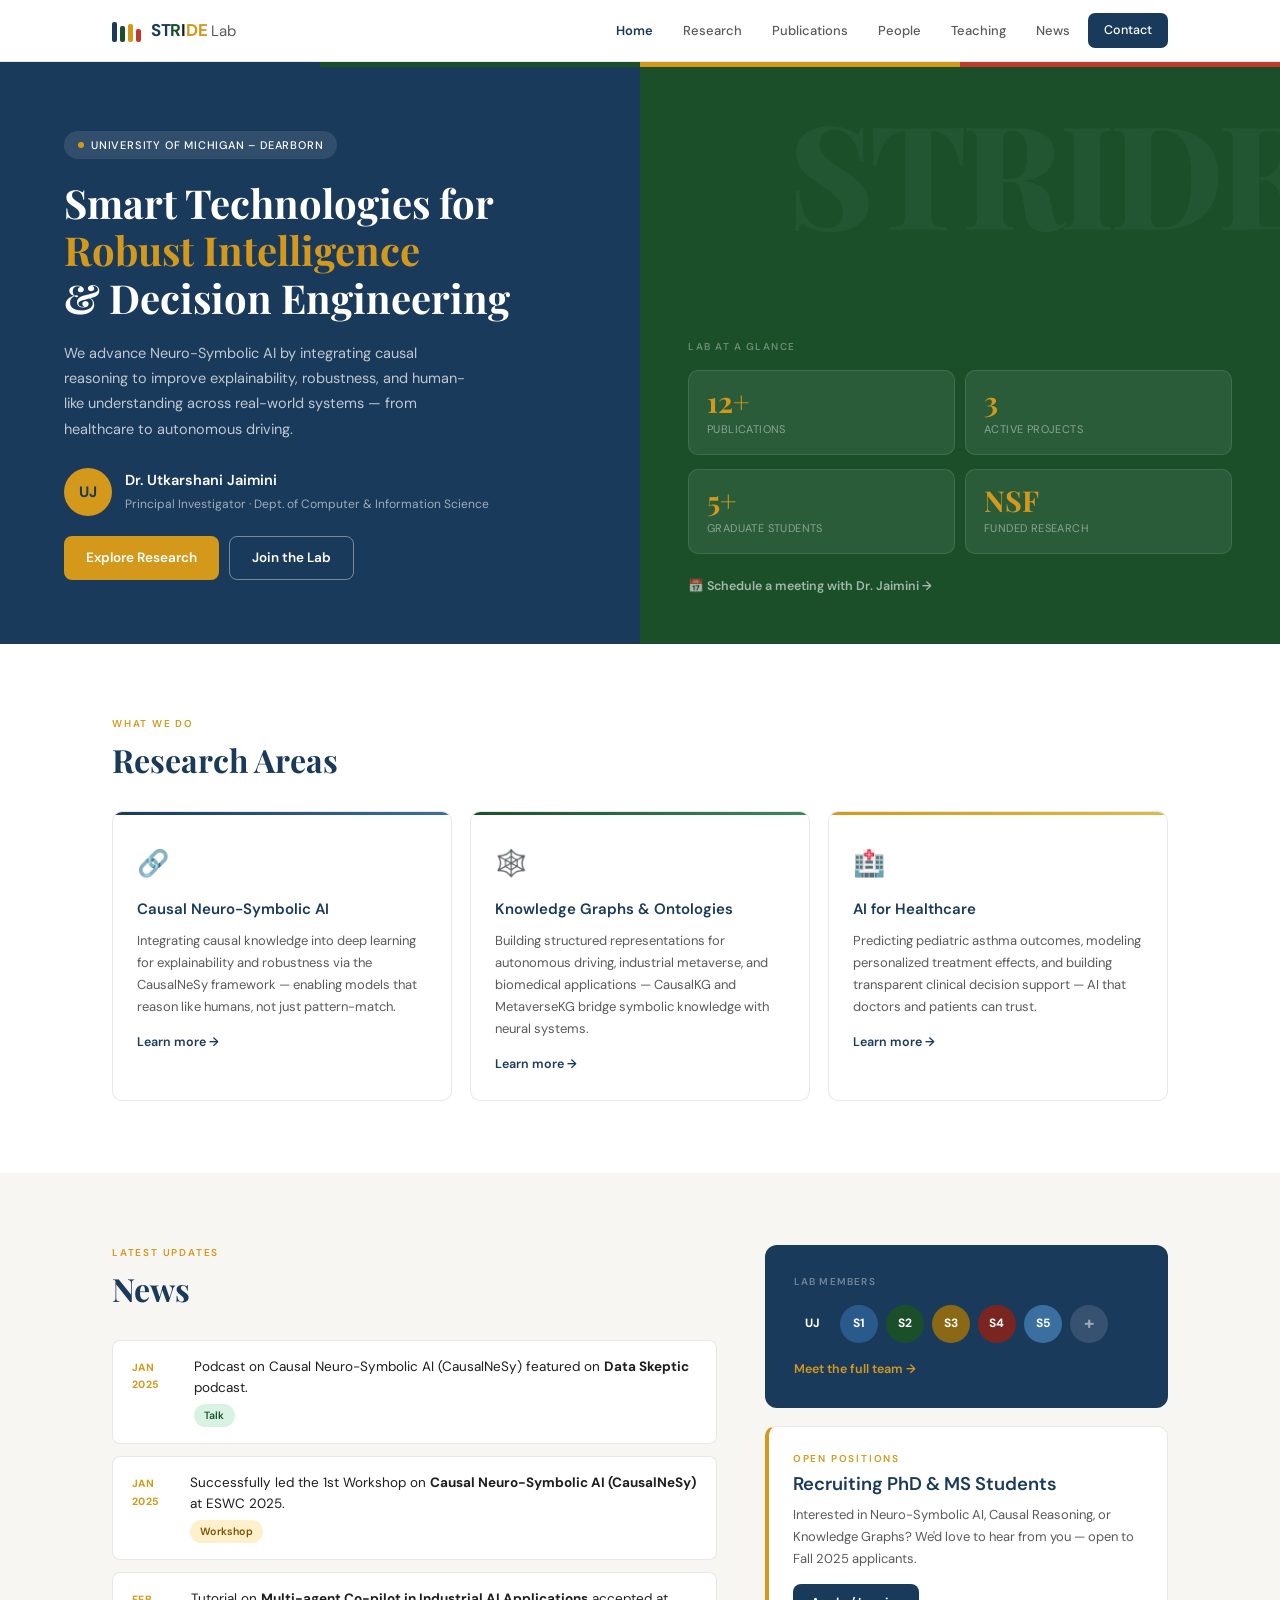
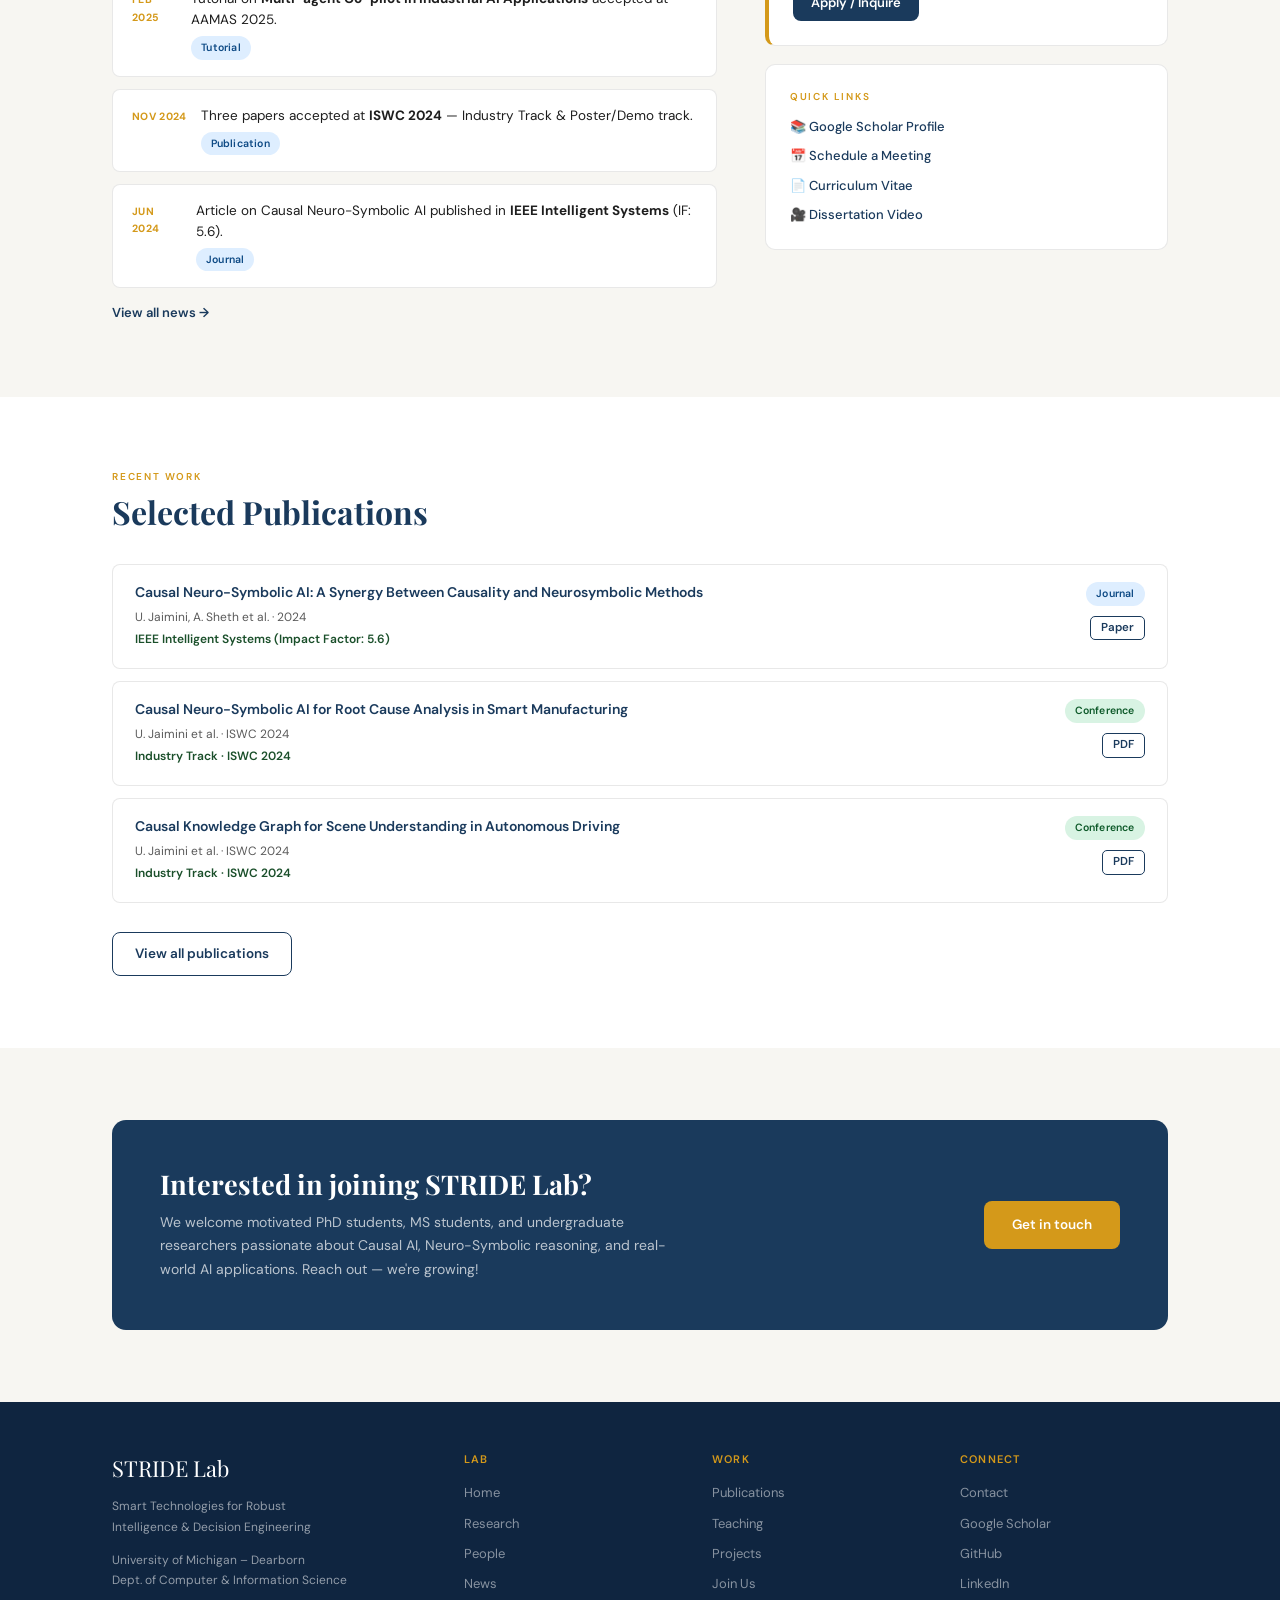
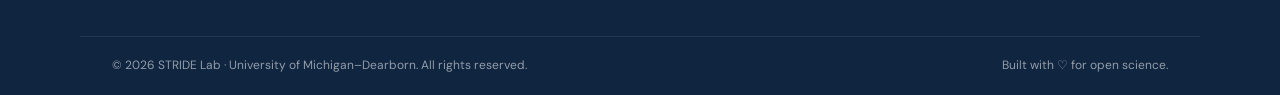
<file: index.html>
<!DOCTYPE html>
<html lang="en">
<head>
  <meta charset="UTF-8" />
  <meta name="viewport" content="width=device-width, initial-scale=1.0" />
  <title>STRIDE Lab – University of Michigan-Dearborn</title>
  <meta name="description" content="Smart Technologies for Robust Intelligence &amp; Decision Engineering. Neuro-Symbolic AI research lab at University of Michigan-Dearborn." />
  <link rel="stylesheet" href="css/style.css" />
  <link rel="icon" href="assets/favicon.png" type="image/png" />
</head>
<body>

<div id="nav-placeholder"></div>
<div id="stripe-placeholder"></div>

<!-- ── HERO ── -->
<section class="hero">
  <div class="hero-left">
    <div class="hero-tag">
      <div class="hero-tag-dot"></div>
      University of Michigan – Dearborn
    </div>
    <h1 class="hero-h1">
      Smart Technologies for<br>
      <span>Robust Intelligence</span><br>
      &amp; Decision Engineering
    </h1>
    <p class="hero-sub">
      We advance Neuro-Symbolic AI by integrating causal reasoning to improve
      explainability, robustness, and human-like understanding across
      real-world systems — from healthcare to autonomous driving.
    </p>
    <div class="hero-pi">
      <div class="hero-pi-avatar">UJ</div>
      <div>
        <div class="hero-pi-name">Dr. Utkarshani Jaimini</div>
        <div class="hero-pi-role">Principal Investigator · Dept. of Computer &amp; Information Science</div>
      </div>
    </div>
    <div class="hero-actions">
      <a href="research.html" class="btn btn-gold">Explore Research</a>
      <a href="people.html#join" class="btn btn-outline" style="color:#fff;border-color:rgba(255,255,255,0.4);">Join the Lab</a>
    </div>
  </div>
  <div class="hero-right">
    <div class="hero-right-label">Lab at a glance</div>
    <div class="stat-row">
      <div class="stat-card"><div class="num">12+</div><div class="lbl">Publications</div></div>
      <div class="stat-card"><div class="num">3</div><div class="lbl">Active Projects</div></div>
    </div>
    <div class="stat-row">
      <div class="stat-card"><div class="num">5+</div><div class="lbl">Graduate Students</div></div>
      <div class="stat-card"><div class="num">NSF</div><div class="lbl">Funded Research</div></div>
    </div>
    <a href="https://calendar.app.google/fCMfwbvf52rAZshK8" target="_blank"
       style="margin-top:8px;display:inline-block;font-size:12.5px;font-weight:600;color:rgba(255,255,255,0.6);transition:color .2s;"
       onmouseover="this.style.color='#d4991a'" onmouseout="this.style.color='rgba(255,255,255,0.6)'">
      📅 Schedule a meeting with Dr. Jaimini →
    </a>
  </div>
</section>

<!-- ── RESEARCH PILLARS ── -->
<section class="section" style="background:#fff;">
  <div class="container">
    <div class="section-label">What we do</div>
    <h2 class="section-title">Research Areas</h2>
    <div class="pillars-grid">

      <div class="card pillar">
        <div class="pillar-accent" style="background:linear-gradient(90deg,#1a3a5c,#3a6fa0)"></div>
        <div class="pillar-icon">🔗</div>
        <div class="pillar-title">Causal Neuro-Symbolic AI</div>
        <p class="pillar-desc">
          Integrating causal knowledge into deep learning for explainability
          and robustness via the CausalNeSy framework — enabling models that
          reason like humans, not just pattern-match.
        </p>
        <a href="research.html#causalnesy" class="pillar-link">Learn more →</a>
      </div>

      <div class="card pillar">
        <div class="pillar-accent" style="background:linear-gradient(90deg,#1a4f2a,#3a8a5a)"></div>
        <div class="pillar-icon">🕸️</div>
        <div class="pillar-title">Knowledge Graphs &amp; Ontologies</div>
        <p class="pillar-desc">
          Building structured representations for autonomous driving,
          industrial metaverse, and biomedical applications — CausalKG and
          MetaverseKG bridge symbolic knowledge with neural systems.
        </p>
        <a href="research.html#kg" class="pillar-link">Learn more →</a>
      </div>

      <div class="card pillar">
        <div class="pillar-accent" style="background:linear-gradient(90deg,#d4991a,#e0b84a)"></div>
        <div class="pillar-icon">🏥</div>
        <div class="pillar-title">AI for Healthcare</div>
        <p class="pillar-desc">
          Predicting pediatric asthma outcomes, modeling personalized
          treatment effects, and building transparent clinical decision
          support — AI that doctors and patients can trust.
        </p>
        <a href="research.html#health" class="pillar-link">Learn more →</a>
      </div>

    </div>
  </div>
</section>

<!-- ── NEWS + SIDEBAR ── -->
<section class="section" style="background:var(--light);">
  <div class="container">
    <div class="news-grid">
      <!-- News feed -->
      <div>
        <div class="section-label">Latest updates</div>
        <h2 class="section-title">News</h2>
        <div class="news-list">
          <div class="news-item">
            <div class="news-date">Jan 2025</div>
            <div>
              <div class="news-text">Podcast on Causal Neuro-Symbolic AI (CausalNeSy) featured on <strong>Data Skeptic</strong> podcast.</div>
              <span class="badge badge-green" style="margin-top:5px;">Talk</span>
            </div>
          </div>
          <div class="news-item">
            <div class="news-date">Jan 2025</div>
            <div>
              <div class="news-text">Successfully led the 1st Workshop on <strong>Causal Neuro-Symbolic AI (CausalNeSy)</strong> at ESWC 2025.</div>
              <span class="badge badge-gold" style="margin-top:5px;">Workshop</span>
            </div>
          </div>
          <div class="news-item">
            <div class="news-date">Feb 2025</div>
            <div>
              <div class="news-text">Tutorial on <strong>Multi-agent Co-pilot in Industrial AI Applications</strong> accepted at AAMAS 2025.</div>
              <span class="badge badge-blue" style="margin-top:5px;">Tutorial</span>
            </div>
          </div>
          <div class="news-item">
            <div class="news-date">Nov 2024</div>
            <div>
              <div class="news-text">Three papers accepted at <strong>ISWC 2024</strong> — Industry Track &amp; Poster/Demo track.</div>
              <span class="badge badge-blue" style="margin-top:5px;">Publication</span>
            </div>
          </div>
          <div class="news-item">
            <div class="news-date">Jun 2024</div>
            <div>
              <div class="news-text">Article on Causal Neuro-Symbolic AI published in <strong>IEEE Intelligent Systems</strong> (IF: 5.6).</div>
              <span class="badge badge-blue" style="margin-top:5px;">Journal</span>
            </div>
          </div>
        </div>
        <a href="news.html" class="news-more">View all news →</a>
      </div>

      <!-- Sidebar -->
      <div style="display:flex;flex-direction:column;gap:18px;">
        <!-- People widget -->
        <div class="people-widget">
          <div class="people-widget-label">Lab Members</div>
          <div class="avatar-row">
            <div class="avatar-chip" style="background:#1a3a5c;" title="Dr. Utkarshani Jaimini – PI">UJ</div>
            <div class="avatar-chip" style="background:#2a5a8c;" title="PhD Student">S1</div>
            <div class="avatar-chip" style="background:#1a4f2a;" title="PhD Student">S2</div>
            <div class="avatar-chip" style="background:#8b6914;" title="MS Student">S3</div>
            <div class="avatar-chip" style="background:#7a2520;" title="MS Student">S4</div>
            <div class="avatar-chip" style="background:#3a6fa0;" title="Undergrad">S5</div>
            <div class="avatar-chip" style="background:rgba(255,255,255,0.12);font-size:18px;color:rgba(255,255,255,0.5);" title="Join Us!">+</div>
          </div>
          <a href="people.html">Meet the full team →</a>
        </div>

        <!-- Recruiting -->
        <div class="card" style="border-left:4px solid var(--gold);">
          <div class="section-label" style="margin-bottom:6px;">Open positions</div>
          <h3 style="color:var(--navy);margin-bottom:8px;">Recruiting PhD &amp; MS Students</h3>
          <p style="font-size:13px;color:var(--muted);line-height:1.7;margin-bottom:14px;">
            Interested in Neuro-Symbolic AI, Causal Reasoning, or Knowledge
            Graphs? We'd love to hear from you — open to Fall 2025 applicants.
          </p>
          <a href="contact.html" class="btn btn-primary" style="font-size:13px;padding:8px 18px;">Apply / Inquire</a>
        </div>

        <!-- Quick links -->
        <div class="card">
          <div class="section-label" style="margin-bottom:10px;">Quick links</div>
          <div style="display:flex;flex-direction:column;gap:8px;">
            <a href="https://scholar.google.com" target="_blank" style="font-size:13px;color:var(--navy);font-weight:500;">📚 Google Scholar Profile</a>
            <a href="https://calendar.app.google/fCMfwbvf52rAZshK8" target="_blank" style="font-size:13px;color:var(--navy);font-weight:500;">📅 Schedule a Meeting</a>
            <a href="assets/cv.pdf" target="_blank" style="font-size:13px;color:var(--navy);font-weight:500;">📄 Curriculum Vitae</a>
            <a href="https://youtu.be/xW50jOdTOAA" target="_blank" style="font-size:13px;color:var(--navy);font-weight:500;">🎥 Dissertation Video</a>
          </div>
        </div>
      </div>
    </div>
  </div>
</section>

<!-- ── SELECTED PUBLICATIONS ── -->
<section class="section" style="background:#fff;">
  <div class="container">
    <div class="section-label">Recent work</div>
    <h2 class="section-title">Selected Publications</h2>
    <div class="pub-list">

      <div class="pub-item">
        <div>
          <div class="pub-title">Causal Neuro-Symbolic AI: A Synergy Between Causality and Neurosymbolic Methods</div>
          <div class="pub-authors">U. Jaimini, A. Sheth et al. · 2024</div>
          <div class="pub-venue">IEEE Intelligent Systems (Impact Factor: 5.6)</div>
        </div>
        <div class="pub-right">
          <span class="badge badge-blue">Journal</span>
          <div class="pub-links">
            <a href="https://ieeexplore.ieee.org/document/10570374" target="_blank">Paper</a>
          </div>
        </div>
      </div>

      <div class="pub-item">
        <div>
          <div class="pub-title">Causal Neuro-Symbolic AI for Root Cause Analysis in Smart Manufacturing</div>
          <div class="pub-authors">U. Jaimini et al. · ISWC 2024</div>
          <div class="pub-venue">Industry Track · ISWC 2024</div>
        </div>
        <div class="pub-right">
          <span class="badge badge-green">Conference</span>
          <div class="pub-links">
            <a href="https://ceur-ws.org/Vol-3828/paper45.pdf" target="_blank">PDF</a>
          </div>
        </div>
      </div>

      <div class="pub-item">
        <div>
          <div class="pub-title">Causal Knowledge Graph for Scene Understanding in Autonomous Driving</div>
          <div class="pub-authors">U. Jaimini et al. · ISWC 2024</div>
          <div class="pub-venue">Industry Track · ISWC 2024</div>
        </div>
        <div class="pub-right">
          <span class="badge badge-green">Conference</span>
          <div class="pub-links">
            <a href="https://ceur-ws.org/Vol-3828/paper43.pdf" target="_blank">PDF</a>
          </div>
        </div>
      </div>

    </div>
    <div style="margin-top:1.8rem;">
      <a href="publications.html" class="btn btn-outline">View all publications</a>
    </div>
  </div>
</section>

<!-- ── JOIN CTA ── -->
<section class="section" style="background:var(--light);">
  <div class="container">
    <div class="join-box">
      <div>
        <h2>Interested in joining STRIDE Lab?</h2>
        <p>
          We welcome motivated PhD students, MS students, and undergraduate
          researchers passionate about Causal AI, Neuro-Symbolic reasoning,
          and real-world AI applications. Reach out — we're growing!
        </p>
      </div>
      <a href="contact.html" class="btn btn-gold">Get in touch</a>
    </div>
  </div>
</section>

<div id="footer-placeholder"></div>
<script src="js/components.js"></script>
<script>
  renderNav('Home');
  renderStripe();
  renderFooter();
</script>
</body>
</html>
</file>
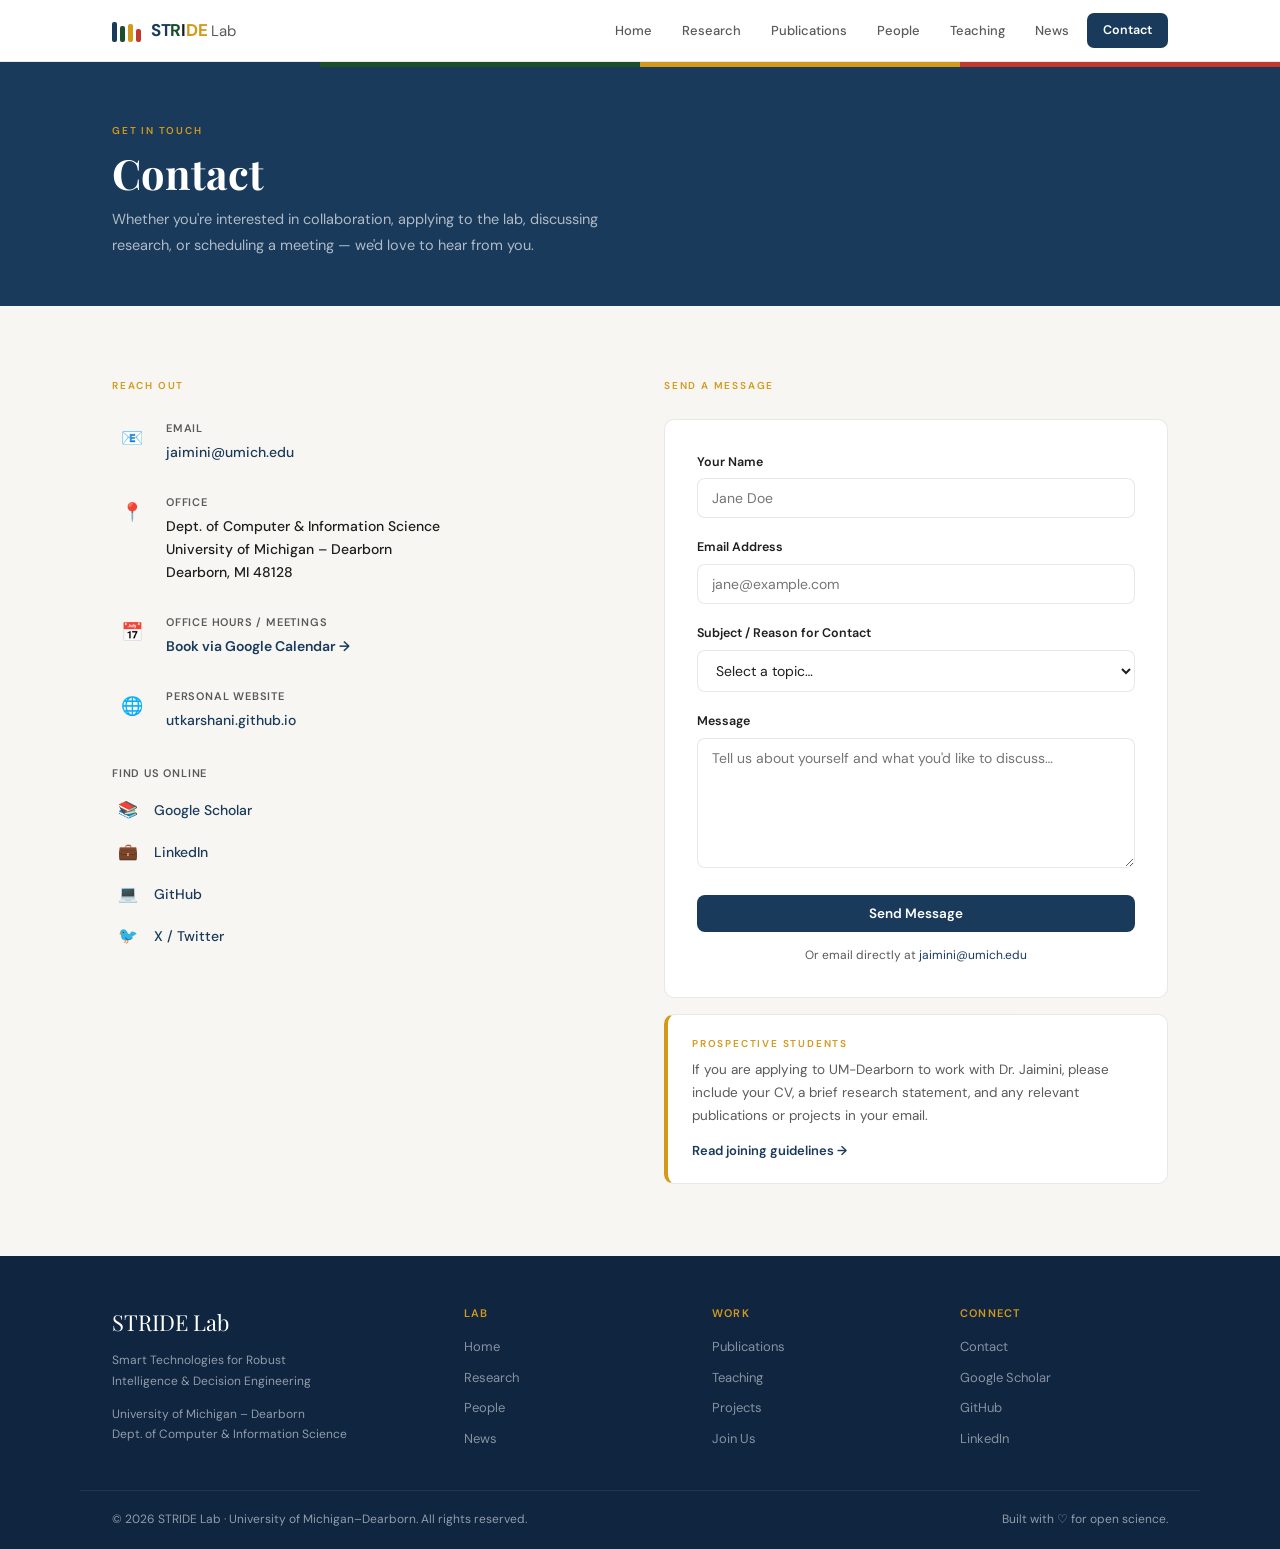
<file: contact.html>
<!DOCTYPE html>
<html lang="en">
<head>
  <meta charset="UTF-8" />
  <meta name="viewport" content="width=device-width, initial-scale=1.0" />
  <title>Contact – STRIDE Lab</title>
  <link rel="stylesheet" href="css/style.css" />
</head>
<body>

<div id="nav-placeholder"></div>
<div class="stripe">
  <div style="background:#1a3a5c"></div><div style="background:#1a4f2a"></div>
  <div style="background:#d4991a"></div><div style="background:#c0392b"></div>
</div>

<section style="background:var(--navy);padding:3.5rem 0 3rem;">
  <div class="container">
    <div class="section-label" style="color:var(--gold);">Get in touch</div>
    <h1 style="color:#fff;margin-bottom:10px;">Contact</h1>
    <p style="color:rgba(255,255,255,0.65);max-width:500px;font-size:14.5px;line-height:1.75;">
      Whether you're interested in collaboration, applying to the lab,
      discussing research, or scheduling a meeting — we'd love to hear from you.
    </p>
  </div>
</section>

<section class="section" style="background:var(--light);">
  <div class="container">
    <div class="contact-grid">

      <!-- Contact Info -->
      <div>
        <div class="section-label" style="margin-bottom:1.5rem;">Reach out</div>

        <div class="contact-info-item">
          <div class="contact-icon">📧</div>
          <div>
            <div class="contact-label">Email</div>
            <div class="contact-value">
              <a href="mailto:jaimini@umich.edu" style="color:var(--navy);">jaimini@umich.edu</a>
            </div>
          </div>
        </div>

        <div class="contact-info-item">
          <div class="contact-icon">📍</div>
          <div>
            <div class="contact-label">Office</div>
            <div class="contact-value">
              Dept. of Computer &amp; Information Science<br>
              University of Michigan – Dearborn<br>
              Dearborn, MI 48128
            </div>
          </div>
        </div>

        <div class="contact-info-item">
          <div class="contact-icon">📅</div>
          <div>
            <div class="contact-label">Office Hours / Meetings</div>
            <div class="contact-value">
              <a href="https://calendar.app.google/fCMfwbvf52rAZshK8" target="_blank"
                 style="color:var(--navy);font-weight:600;">
                Book via Google Calendar →
              </a>
            </div>
          </div>
        </div>

        <div class="contact-info-item">
          <div class="contact-icon">🌐</div>
          <div>
            <div class="contact-label">Personal Website</div>
            <div class="contact-value">
              <a href="https://utkarshani.github.io/" target="_blank" style="color:var(--navy);">utkarshani.github.io</a>
            </div>
          </div>
        </div>

        <!-- Social links -->
        <div style="margin-top:2rem;">
          <div class="contact-label" style="margin-bottom:12px;">Find us online</div>
          <div style="display:flex;flex-direction:column;gap:10px;">
            <a href="https://scholar.google.com" target="_blank"
               style="display:flex;align-items:center;gap:10px;font-size:14px;color:var(--navy);font-weight:500;text-decoration:none;">
              <span style="width:32px;height:32px;background:var(--light);border-radius:8px;display:flex;align-items:center;justify-content:center;font-size:16px;">📚</span>
              Google Scholar
            </a>
            <a href="https://linkedin.com" target="_blank"
               style="display:flex;align-items:center;gap:10px;font-size:14px;color:var(--navy);font-weight:500;text-decoration:none;">
              <span style="width:32px;height:32px;background:var(--light);border-radius:8px;display:flex;align-items:center;justify-content:center;font-size:16px;">💼</span>
              LinkedIn
            </a>
            <a href="https://github.com" target="_blank"
               style="display:flex;align-items:center;gap:10px;font-size:14px;color:var(--navy);font-weight:500;text-decoration:none;">
              <span style="width:32px;height:32px;background:var(--light);border-radius:8px;display:flex;align-items:center;justify-content:center;font-size:16px;">💻</span>
              GitHub
            </a>
            <a href="https://twitter.com" target="_blank"
               style="display:flex;align-items:center;gap:10px;font-size:14px;color:var(--navy);font-weight:500;text-decoration:none;">
              <span style="width:32px;height:32px;background:var(--light);border-radius:8px;display:flex;align-items:center;justify-content:center;font-size:16px;">🐦</span>
              X / Twitter
            </a>
          </div>
        </div>
      </div>

      <!-- Contact Form -->
      <div>
        <div class="section-label" style="margin-bottom:1.5rem;">Send a message</div>
        <div class="card" style="padding:2rem;">
          <form id="contact-form" onsubmit="handleSubmit(event)">

            <div class="form-group">
              <label for="name">Your Name</label>
              <input type="text" id="name" name="name" placeholder="Jane Doe" required />
            </div>

            <div class="form-group">
              <label for="email">Email Address</label>
              <input type="email" id="email" name="email" placeholder="jane@example.com" required />
            </div>

            <div class="form-group">
              <label for="subject">Subject / Reason for Contact</label>
              <select id="subject" name="subject">
                <option value="">Select a topic…</option>
                <option>Research collaboration</option>
                <option>PhD / MS application inquiry</option>
                <option>Undergraduate research</option>
                <option>Course / teaching question</option>
                <option>Media / press inquiry</option>
                <option>Other</option>
              </select>
            </div>

            <div class="form-group">
              <label for="message">Message</label>
              <textarea id="message" name="message" placeholder="Tell us about yourself and what you'd like to discuss…" required></textarea>
            </div>

            <button type="submit" class="btn btn-primary" style="width:100%;justify-content:center;">
              Send Message
            </button>

            <p id="form-note" style="display:none;margin-top:12px;font-size:13px;color:var(--forest);text-align:center;"></p>

          </form>
          <p style="margin-top:14px;font-size:12px;color:var(--muted);text-align:center;">
            Or email directly at <a href="mailto:jaimini@umich.edu" style="color:var(--navy);">jaimini@umich.edu</a>
          </p>
        </div>

        <!-- For prospective students -->
        <div class="card" style="margin-top:16px;border-left:4px solid var(--gold);padding:1.3rem 1.5rem;">
          <div class="section-label" style="margin-bottom:6px;">Prospective students</div>
          <p style="font-size:13.5px;color:var(--muted);line-height:1.7;margin-bottom:10px;">
            If you are applying to UM-Dearborn to work with Dr. Jaimini,
            please include your CV, a brief research statement, and any
            relevant publications or projects in your email.
          </p>
          <a href="people.html#join" style="font-size:13px;font-weight:600;color:var(--navy);">Read joining guidelines →</a>
        </div>
      </div>

    </div>
  </div>
</section>

<script>
  function handleSubmit(e) {
    e.preventDefault();
    const name    = document.getElementById('name').value;
    const email   = document.getElementById('email').value;
    const subject = document.getElementById('subject').value || 'General inquiry';
    const message = document.getElementById('message').value;

    // Build a mailto link as a simple form action (no server needed for static sites)
    const body = encodeURIComponent(
      `Name: ${name}\nEmail: ${email}\nSubject: ${subject}\n\n${message}`
    );
    const mailtoLink = `mailto:jaimini@umich.edu?subject=${encodeURIComponent('[STRIDE Lab Website] ' + subject)}&body=${body}`;

    const note = document.getElementById('form-note');
    note.style.display = 'block';
    note.textContent = 'Opening your email client…';

    window.location.href = mailtoLink;
  }
</script>

<div id="footer-placeholder"></div>
<script src="js/components.js"></script>
<script> renderNav('Contact'); renderFooter(); </script>
</body>
</html>
</file>
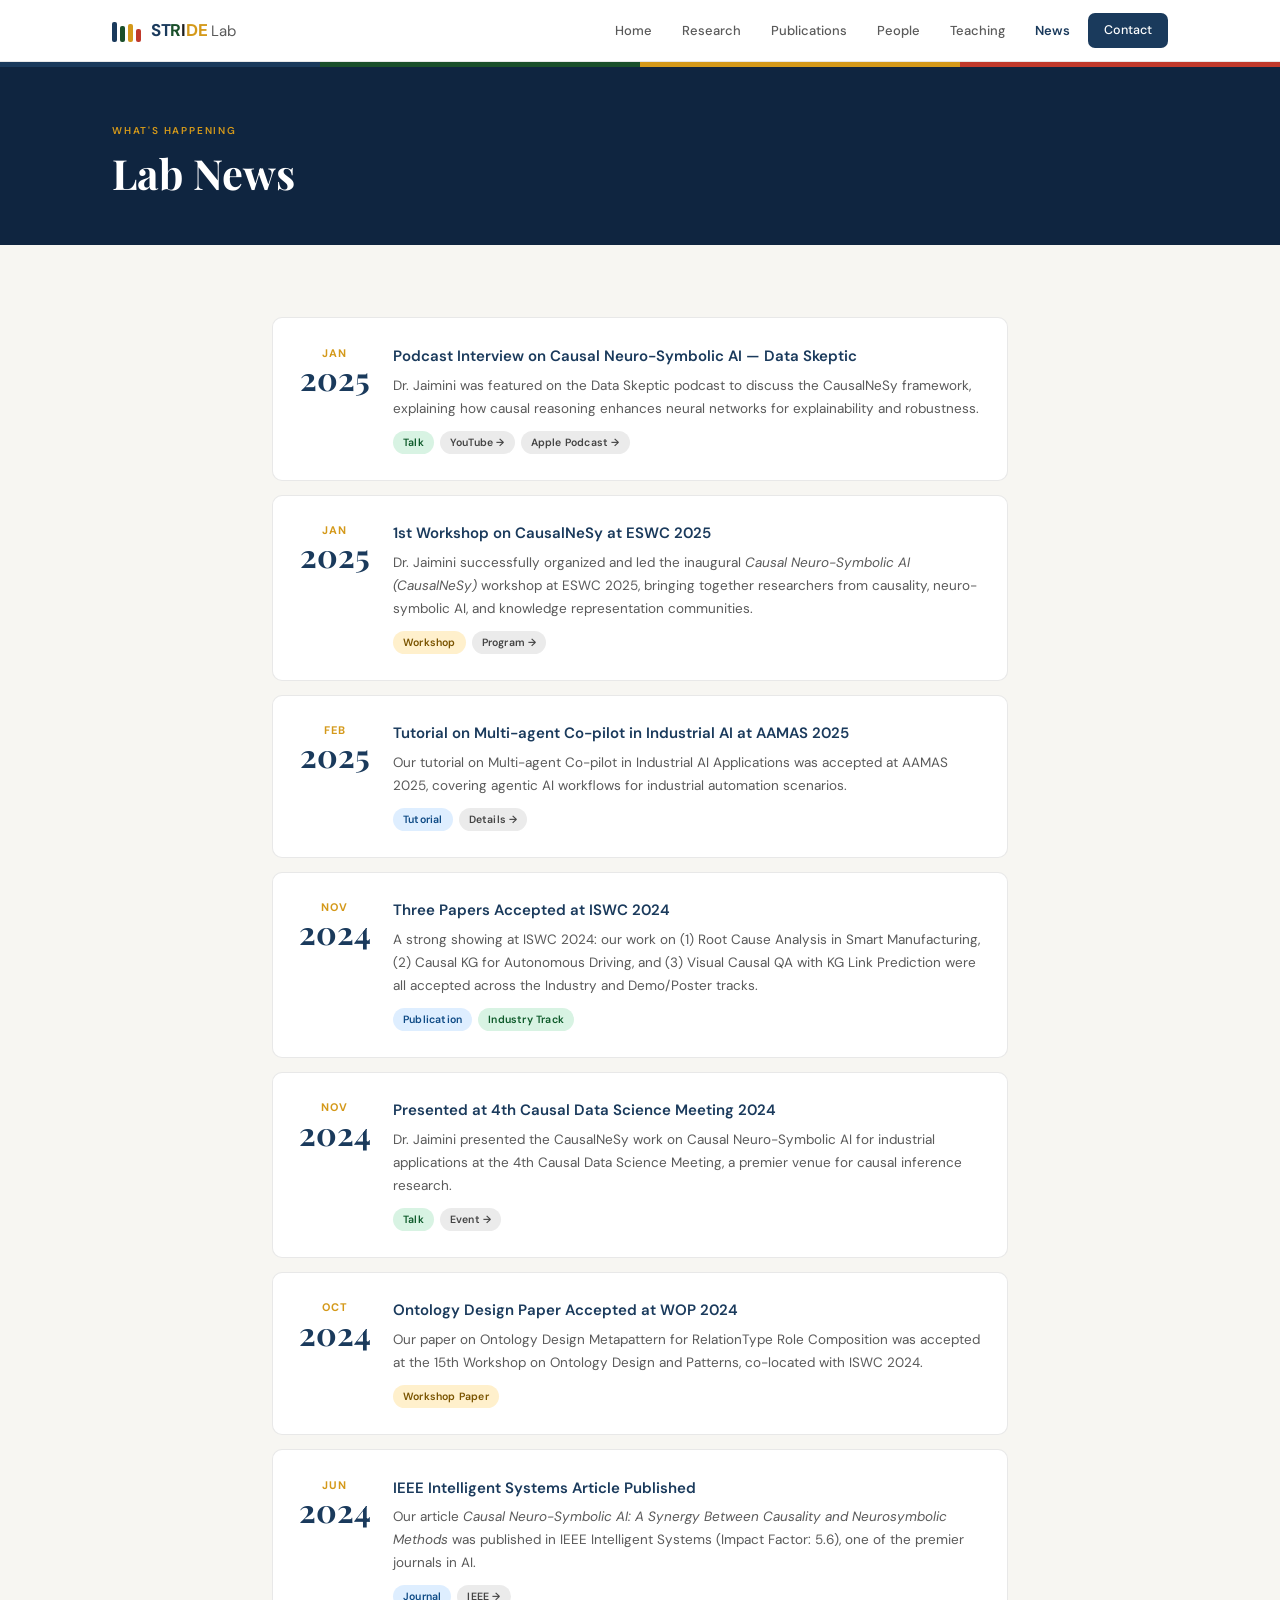
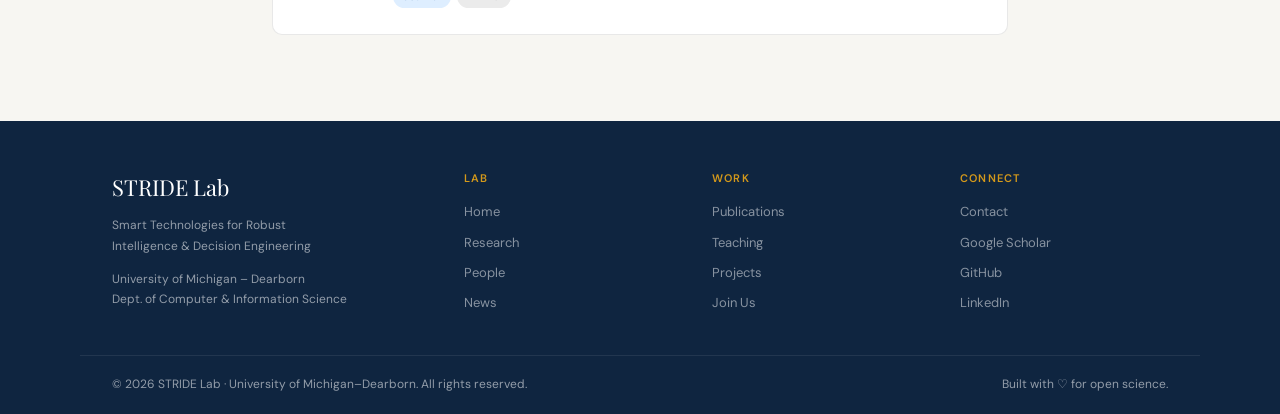
<file: news.html>
<!DOCTYPE html>
<html lang="en">
<head>
  <meta charset="UTF-8" />
  <meta name="viewport" content="width=device-width, initial-scale=1.0" />
  <title>News – STRIDE Lab</title>
  <link rel="stylesheet" href="css/style.css" />
</head>
<body>

<div id="nav-placeholder"></div>
<div class="stripe">
  <div style="background:#1a3a5c"></div><div style="background:#1a4f2a"></div>
  <div style="background:#d4991a"></div><div style="background:#c0392b"></div>
</div>

<section style="background:var(--navy2);padding:3.5rem 0 3rem;">
  <div class="container">
    <div class="section-label" style="color:var(--gold);">What's happening</div>
    <h1 style="color:#fff;">Lab News</h1>
  </div>
</section>

<section class="section" style="background:var(--light);">
  <div class="container" style="max-width:800px;">

    <style>
      .news-full-item {
        background: #fff; border-radius: var(--radius); border: 1px solid var(--border);
        padding: 1.6rem; margin-bottom: 14px;
        display: grid; grid-template-columns: 72px 1fr; gap: 1.4rem;
        transition: box-shadow .2s;
      }
      .news-full-item:hover { box-shadow: var(--shadow); }
      .news-date-block { text-align: center; }
      .news-month { font-size: 11px; font-weight: 700; text-transform: uppercase; letter-spacing: 1px; color: var(--gold); }
      .news-day   { font-size: 2rem; font-weight: 700; color: var(--navy); font-family: 'Playfair Display', serif; line-height: 1; }
      .news-year  { font-size: 11px; color: var(--muted); }
      .news-full-title { font-size: 15px; font-weight: 600; color: var(--navy); margin-bottom: 6px; }
      .news-full-body  { font-size: 13.5px; color: var(--muted); line-height: 1.7; }
      .news-tags { margin-top: 10px; display: flex; gap: 6px; flex-wrap: wrap; }
    </style>

    <div class="news-full-item">
      <div class="news-date-block">
        <div class="news-month">Jan</div>
        <div class="news-day">2025</div>
      </div>
      <div>
        <div class="news-full-title">Podcast Interview on Causal Neuro-Symbolic AI — Data Skeptic</div>
        <div class="news-full-body">
          Dr. Jaimini was featured on the Data Skeptic podcast to discuss the
          CausalNeSy framework, explaining how causal reasoning enhances
          neural networks for explainability and robustness.
        </div>
        <div class="news-tags">
          <span class="badge badge-green">Talk</span>
          <a href="https://www.youtube.com/watch?v=cVXSK20y-eg" target="_blank" class="badge badge-gray" style="text-decoration:none;">YouTube →</a>
          <a href="https://podcasts.apple.com/us/podcast/graphs-for-causal-ai/id890348705?i=1000709692552" target="_blank" class="badge badge-gray" style="text-decoration:none;">Apple Podcast →</a>
        </div>
      </div>
    </div>

    <div class="news-full-item">
      <div class="news-date-block">
        <div class="news-month">Jan</div>
        <div class="news-day">2025</div>
      </div>
      <div>
        <div class="news-full-title">1st Workshop on CausalNeSy at ESWC 2025</div>
        <div class="news-full-body">
          Dr. Jaimini successfully organized and led the inaugural
          <em>Causal Neuro-Symbolic AI (CausalNeSy)</em> workshop at ESWC 2025,
          bringing together researchers from causality, neuro-symbolic AI, and
          knowledge representation communities.
        </div>
        <div class="news-tags">
          <span class="badge badge-gold">Workshop</span>
          <a href="https://sites.google.com/view/causalnesy/program" target="_blank" class="badge badge-gray" style="text-decoration:none;">Program →</a>
        </div>
      </div>
    </div>

    <div class="news-full-item">
      <div class="news-date-block">
        <div class="news-month">Feb</div>
        <div class="news-day">2025</div>
      </div>
      <div>
        <div class="news-full-title">Tutorial on Multi-agent Co-pilot in Industrial AI at AAMAS 2025</div>
        <div class="news-full-body">
          Our tutorial on Multi-agent Co-pilot in Industrial AI Applications
          was accepted at AAMAS 2025, covering agentic AI workflows for
          industrial automation scenarios.
        </div>
        <div class="news-tags">
          <span class="badge badge-blue">Tutorial</span>
          <a href="https://aiisc.ai/tutorials/AAMAS_Tutorial_Multiagent_CoPilot_in_Industrial_AI_Applications/" target="_blank" class="badge badge-gray" style="text-decoration:none;">Details →</a>
        </div>
      </div>
    </div>

    <div class="news-full-item">
      <div class="news-date-block">
        <div class="news-month">Nov</div>
        <div class="news-day">2024</div>
      </div>
      <div>
        <div class="news-full-title">Three Papers Accepted at ISWC 2024</div>
        <div class="news-full-body">
          A strong showing at ISWC 2024: our work on (1) Root Cause Analysis
          in Smart Manufacturing, (2) Causal KG for Autonomous Driving, and
          (3) Visual Causal QA with KG Link Prediction were all accepted across
          the Industry and Demo/Poster tracks.
        </div>
        <div class="news-tags">
          <span class="badge badge-blue">Publication</span>
          <span class="badge badge-green">Industry Track</span>
        </div>
      </div>
    </div>

    <div class="news-full-item">
      <div class="news-date-block">
        <div class="news-month">Nov</div>
        <div class="news-day">2024</div>
      </div>
      <div>
        <div class="news-full-title">Presented at 4th Causal Data Science Meeting 2024</div>
        <div class="news-full-body">
          Dr. Jaimini presented the CausalNeSy work on Causal Neuro-Symbolic
          AI for industrial applications at the 4th Causal Data Science Meeting,
          a premier venue for causal inference research.
        </div>
        <div class="news-tags">
          <span class="badge badge-green">Talk</span>
          <a href="https://www.causalscience.org/" target="_blank" class="badge badge-gray" style="text-decoration:none;">Event →</a>
        </div>
      </div>
    </div>

    <div class="news-full-item">
      <div class="news-date-block">
        <div class="news-month">Oct</div>
        <div class="news-day">2024</div>
      </div>
      <div>
        <div class="news-full-title">Ontology Design Paper Accepted at WOP 2024</div>
        <div class="news-full-body">
          Our paper on Ontology Design Metapattern for RelationType Role
          Composition was accepted at the 15th Workshop on Ontology Design
          and Patterns, co-located with ISWC 2024.
        </div>
        <div class="news-tags">
          <span class="badge badge-gold">Workshop Paper</span>
        </div>
      </div>
    </div>

    <div class="news-full-item">
      <div class="news-date-block">
        <div class="news-month">Jun</div>
        <div class="news-day">2024</div>
      </div>
      <div>
        <div class="news-full-title">IEEE Intelligent Systems Article Published</div>
        <div class="news-full-body">
          Our article <em>Causal Neuro-Symbolic AI: A Synergy Between Causality
          and Neurosymbolic Methods</em> was published in IEEE Intelligent Systems
          (Impact Factor: 5.6), one of the premier journals in AI.
        </div>
        <div class="news-tags">
          <span class="badge badge-blue">Journal</span>
          <a href="https://ieeexplore.ieee.org/document/10570374" target="_blank" class="badge badge-gray" style="text-decoration:none;">IEEE →</a>
        </div>
      </div>
    </div>

  </div>
</section>

<div id="footer-placeholder"></div>
<script src="js/components.js"></script>
<script> renderNav('News'); renderFooter(); </script>
</body>
</html>
</file>
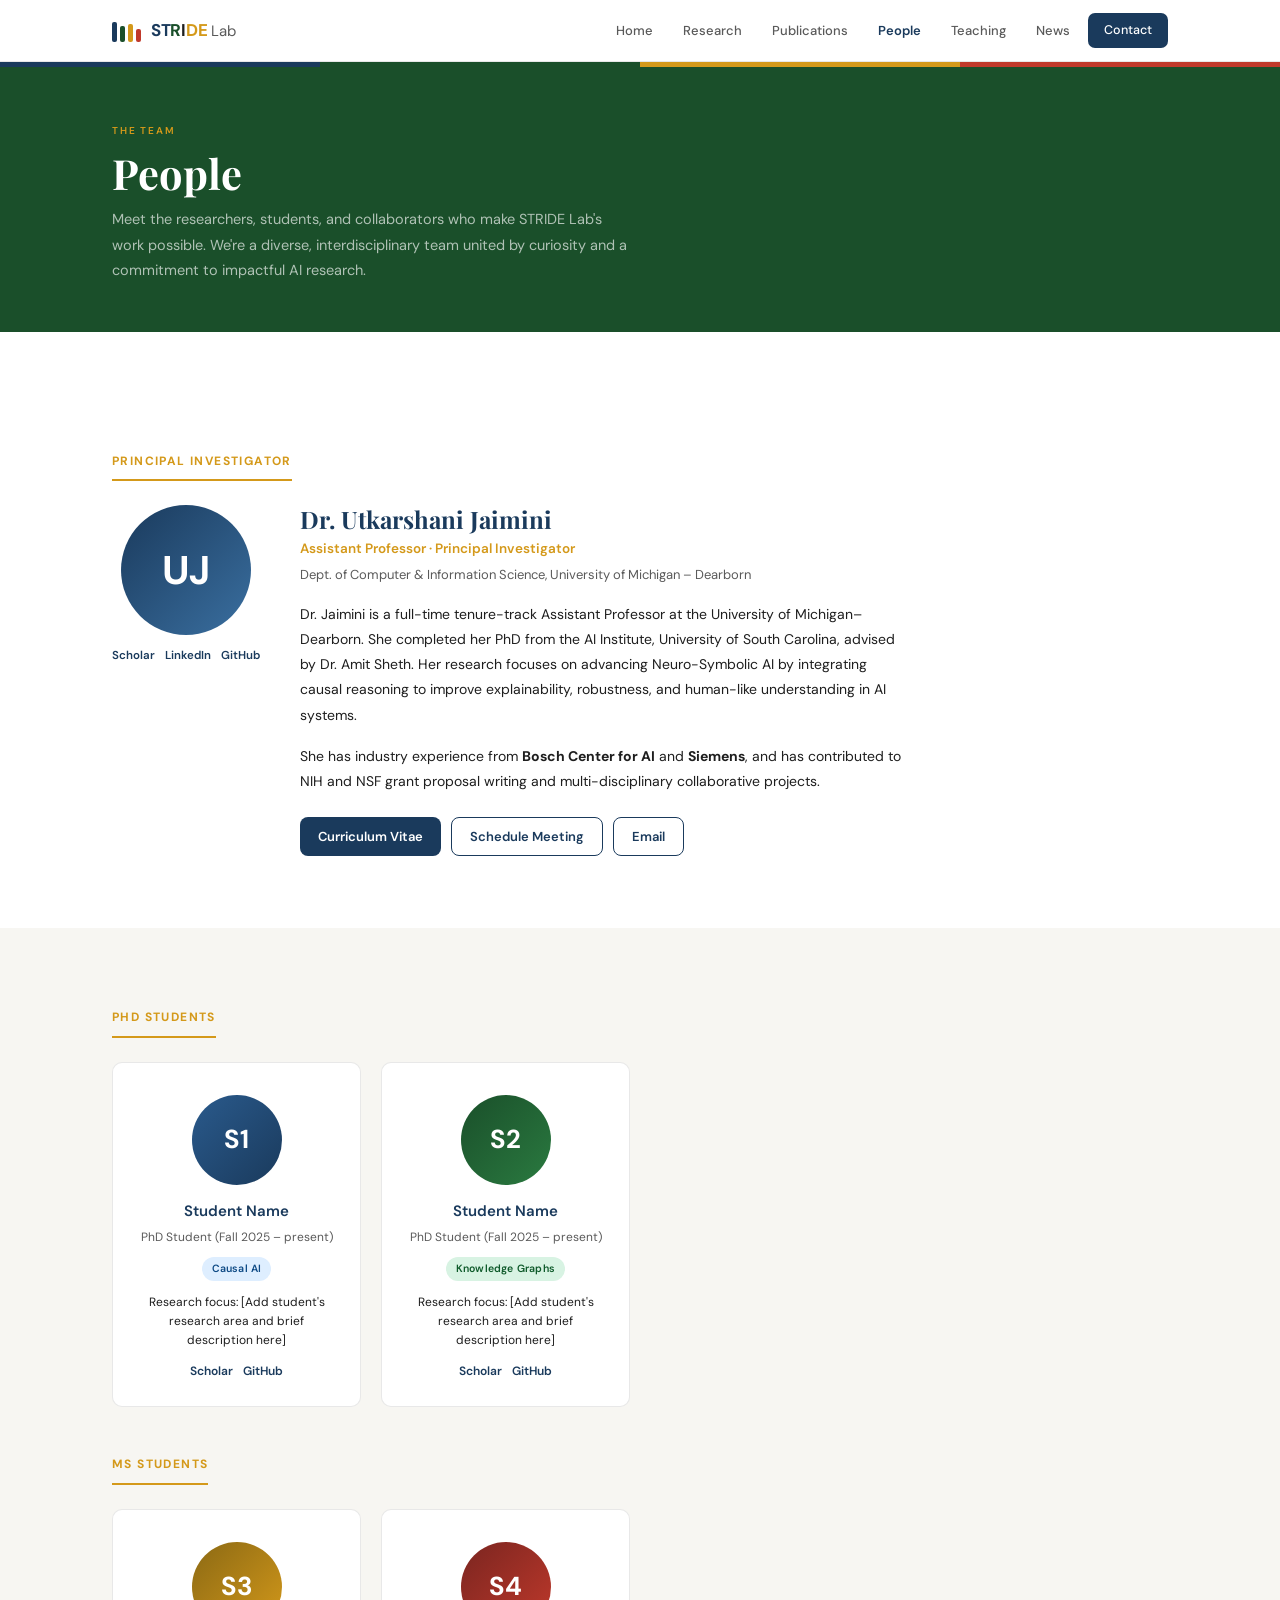
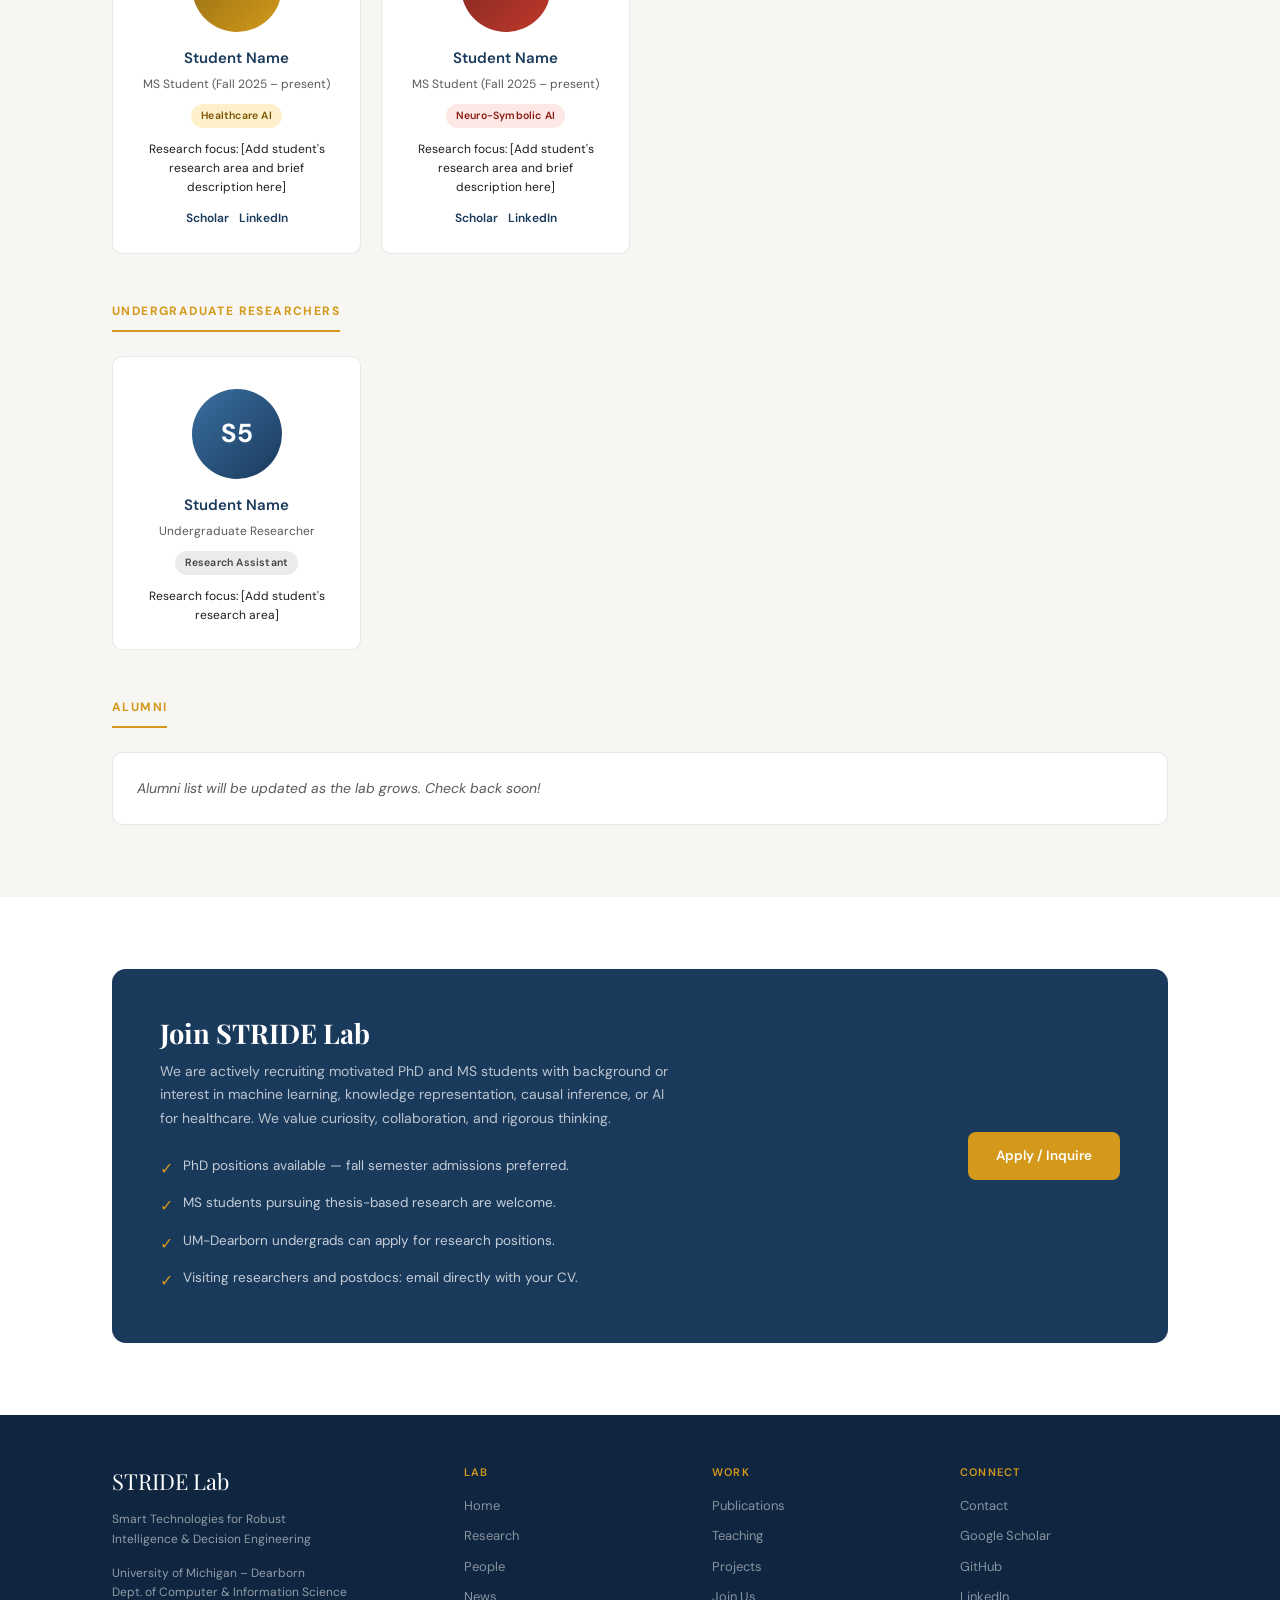
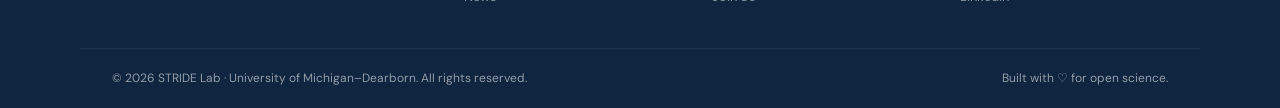
<file: people.html>
<!DOCTYPE html>
<html lang="en">
<head>
  <meta charset="UTF-8" />
  <meta name="viewport" content="width=device-width, initial-scale=1.0" />
  <title>People – STRIDE Lab</title>
  <link rel="stylesheet" href="css/style.css" />
</head>
<body>

<div id="nav-placeholder"></div>
<div class="stripe">
  <div style="background:#1a3a5c"></div><div style="background:#1a4f2a"></div>
  <div style="background:#d4991a"></div><div style="background:#c0392b"></div>
</div>

<!-- ── HEADER ── -->
<section style="background:var(--forest);padding:3.5rem 0 3rem;">
  <div class="container">
    <div class="section-label" style="color:var(--gold);">The team</div>
    <h1 style="color:#fff;margin-bottom:10px;">People</h1>
    <p style="color:rgba(255,255,255,0.65);max-width:520px;font-size:14.5px;line-height:1.75;">
      Meet the researchers, students, and collaborators who make STRIDE Lab's
      work possible. We're a diverse, interdisciplinary team united by
      curiosity and a commitment to impactful AI research.
    </p>
  </div>
</section>

<!-- ── PI ── -->
<section class="section" style="background:#fff;">
  <div class="container">
    <div class="people-section-title">Principal Investigator</div>
    <div style="display:grid;grid-template-columns:auto 1fr;gap:2.5rem;align-items:start;max-width:800px;" class="pi-grid">
      <div style="text-align:center;">
        <!-- Replace src with actual photo: assets/img/jaimini.jpg -->
        <div style="width:130px;height:130px;border-radius:50%;background:linear-gradient(135deg,#1a3a5c,#3a6fa0);display:flex;align-items:center;justify-content:center;font-size:40px;font-weight:700;color:#fff;margin:0 auto 12px;">UJ</div>
        <div style="display:flex;justify-content:center;gap:10px;flex-wrap:wrap;">
          <a href="https://scholar.google.com" target="_blank" style="font-size:11.5px;font-weight:600;color:var(--navy);">Scholar</a>
          <a href="https://linkedin.com" target="_blank" style="font-size:11.5px;font-weight:600;color:var(--navy);">LinkedIn</a>
          <a href="https://github.com" target="_blank" style="font-size:11.5px;font-weight:600;color:var(--navy);">GitHub</a>
        </div>
      </div>
      <div>
        <h2 style="font-size:1.5rem;color:var(--navy);margin-bottom:4px;">Dr. Utkarshani Jaimini</h2>
        <div style="font-size:13.5px;color:var(--gold);font-weight:600;margin-bottom:4px;">Assistant Professor · Principal Investigator</div>
        <div style="font-size:13px;color:var(--muted);margin-bottom:1rem;">Dept. of Computer &amp; Information Science, University of Michigan – Dearborn</div>
        <p style="font-size:14px;color:var(--text);line-height:1.8;margin-bottom:1rem;">
          Dr. Jaimini is a full-time tenure-track Assistant Professor at the
          University of Michigan–Dearborn. She completed her PhD from the
          AI Institute, University of South Carolina, advised by Dr. Amit Sheth.
          Her research focuses on advancing Neuro-Symbolic AI by integrating
          causal reasoning to improve explainability, robustness, and
          human-like understanding in AI systems.
        </p>
        <p style="font-size:14px;color:var(--text);line-height:1.8;margin-bottom:1.4rem;">
          She has industry experience from <strong>Bosch Center for AI</strong>
          and <strong>Siemens</strong>, and has contributed to NIH and NSF grant
          proposal writing and multi-disciplinary collaborative projects.
        </p>
        <div style="display:flex;gap:10px;flex-wrap:wrap;">
          <a href="assets/cv.pdf" target="_blank" class="btn btn-primary" style="font-size:13px;padding:8px 18px;">Curriculum Vitae</a>
          <a href="https://calendar.app.google/fCMfwbvf52rAZshK8" target="_blank" class="btn btn-outline" style="font-size:13px;padding:8px 18px;">Schedule Meeting</a>
          <a href="contact.html" class="btn btn-outline" style="font-size:13px;padding:8px 18px;">Email</a>
        </div>
      </div>
    </div>
  </div>
</section>

<!-- ── PhD STUDENTS ── -->
<section class="section" style="background:var(--light);padding-top:2rem;">
  <div class="container">
    <div class="people-section-title">PhD Students</div>
    <div class="people-grid">

      <div class="card person-card">
        <div class="person-photo" style="background:linear-gradient(135deg,#2a5a8c,#1a3a5c);">S1</div>
        <div class="person-name">Student Name</div>
        <div class="person-role">PhD Student (Fall 2025 – present)</div>
        <span class="badge badge-blue" style="margin:4px auto;">Causal AI</span>
        <p class="person-research">Research focus: [Add student's research area and brief description here]</p>
        <div class="person-links">
          <a href="#">Scholar</a>
          <a href="#">GitHub</a>
        </div>
      </div>

      <div class="card person-card">
        <div class="person-photo" style="background:linear-gradient(135deg,#1a4f2a,#2a7a40);">S2</div>
        <div class="person-name">Student Name</div>
        <div class="person-role">PhD Student (Fall 2025 – present)</div>
        <span class="badge badge-green" style="margin:4px auto;">Knowledge Graphs</span>
        <p class="person-research">Research focus: [Add student's research area and brief description here]</p>
        <div class="person-links">
          <a href="#">Scholar</a>
          <a href="#">GitHub</a>
        </div>
      </div>

      <!-- Add more PhD students here following the same pattern -->
    </div>

    <div class="people-section-title" style="margin-top:3rem;">MS Students</div>
    <div class="people-grid">

      <div class="card person-card">
        <div class="person-photo" style="background:linear-gradient(135deg,#8b6914,#d4991a);">S3</div>
        <div class="person-name">Student Name</div>
        <div class="person-role">MS Student (Fall 2025 – present)</div>
        <span class="badge badge-gold" style="margin:4px auto;">Healthcare AI</span>
        <p class="person-research">Research focus: [Add student's research area and brief description here]</p>
        <div class="person-links">
          <a href="#">Scholar</a>
          <a href="#">LinkedIn</a>
        </div>
      </div>

      <div class="card person-card">
        <div class="person-photo" style="background:linear-gradient(135deg,#7a2520,#c0392b);">S4</div>
        <div class="person-name">Student Name</div>
        <div class="person-role">MS Student (Fall 2025 – present)</div>
        <span class="badge badge-red" style="margin:4px auto;">Neuro-Symbolic AI</span>
        <p class="person-research">Research focus: [Add student's research area and brief description here]</p>
        <div class="person-links">
          <a href="#">Scholar</a>
          <a href="#">LinkedIn</a>
        </div>
      </div>

    </div>

    <div class="people-section-title" style="margin-top:3rem;">Undergraduate Researchers</div>
    <div class="people-grid">
      <div class="card person-card">
        <div class="person-photo" style="background:linear-gradient(135deg,#3a6fa0,#1a3a5c);">S5</div>
        <div class="person-name">Student Name</div>
        <div class="person-role">Undergraduate Researcher</div>
        <span class="badge badge-gray" style="margin:4px auto;">Research Assistant</span>
        <p class="person-research">Research focus: [Add student's research area]</p>
      </div>
    </div>

    <div class="people-section-title" style="margin-top:3rem;">Alumni</div>
    <div style="background:#fff;border-radius:var(--radius);border:1px solid var(--border);padding:1.5rem;">
      <p style="font-size:14px;color:var(--muted);font-style:italic;">Alumni list will be updated as the lab grows. Check back soon!</p>
    </div>
  </div>
</section>

<!-- ── JOIN ── -->
<section class="section" id="join" style="background:#fff;">
  <div class="container">
    <div class="join-box">
      <div>
        <h2>Join STRIDE Lab</h2>
        <p>
          We are actively recruiting motivated PhD and MS students with
          background or interest in machine learning, knowledge representation,
          causal inference, or AI for healthcare. We value curiosity,
          collaboration, and rigorous thinking.
        </p>
        <div style="margin-top:1.5rem;display:flex;flex-direction:column;gap:10px;">
          <div style="display:flex;align-items:flex-start;gap:10px;">
            <span style="color:var(--gold);font-size:16px;margin-top:1px;">✓</span>
            <span style="font-size:13.5px;color:rgba(255,255,255,0.75);">PhD positions available — fall semester admissions preferred.</span>
          </div>
          <div style="display:flex;align-items:flex-start;gap:10px;">
            <span style="color:var(--gold);font-size:16px;margin-top:1px;">✓</span>
            <span style="font-size:13.5px;color:rgba(255,255,255,0.75);">MS students pursuing thesis-based research are welcome.</span>
          </div>
          <div style="display:flex;align-items:flex-start;gap:10px;">
            <span style="color:var(--gold);font-size:16px;margin-top:1px;">✓</span>
            <span style="font-size:13.5px;color:rgba(255,255,255,0.75);">UM-Dearborn undergrads can apply for research positions.</span>
          </div>
          <div style="display:flex;align-items:flex-start;gap:10px;">
            <span style="color:var(--gold);font-size:16px;margin-top:1px;">✓</span>
            <span style="font-size:13.5px;color:rgba(255,255,255,0.75);">Visiting researchers and postdocs: email directly with your CV.</span>
          </div>
        </div>
      </div>
      <a href="contact.html" class="btn btn-gold">Apply / Inquire</a>
    </div>
  </div>
</section>

<style>
  @media(max-width:700px){
    .pi-grid { grid-template-columns:1fr !important; text-align:center; }
  }
</style>

<div id="footer-placeholder"></div>
<script src="js/components.js"></script>
<script> renderNav('People'); renderFooter(); </script>
</body>
</html>
</file>
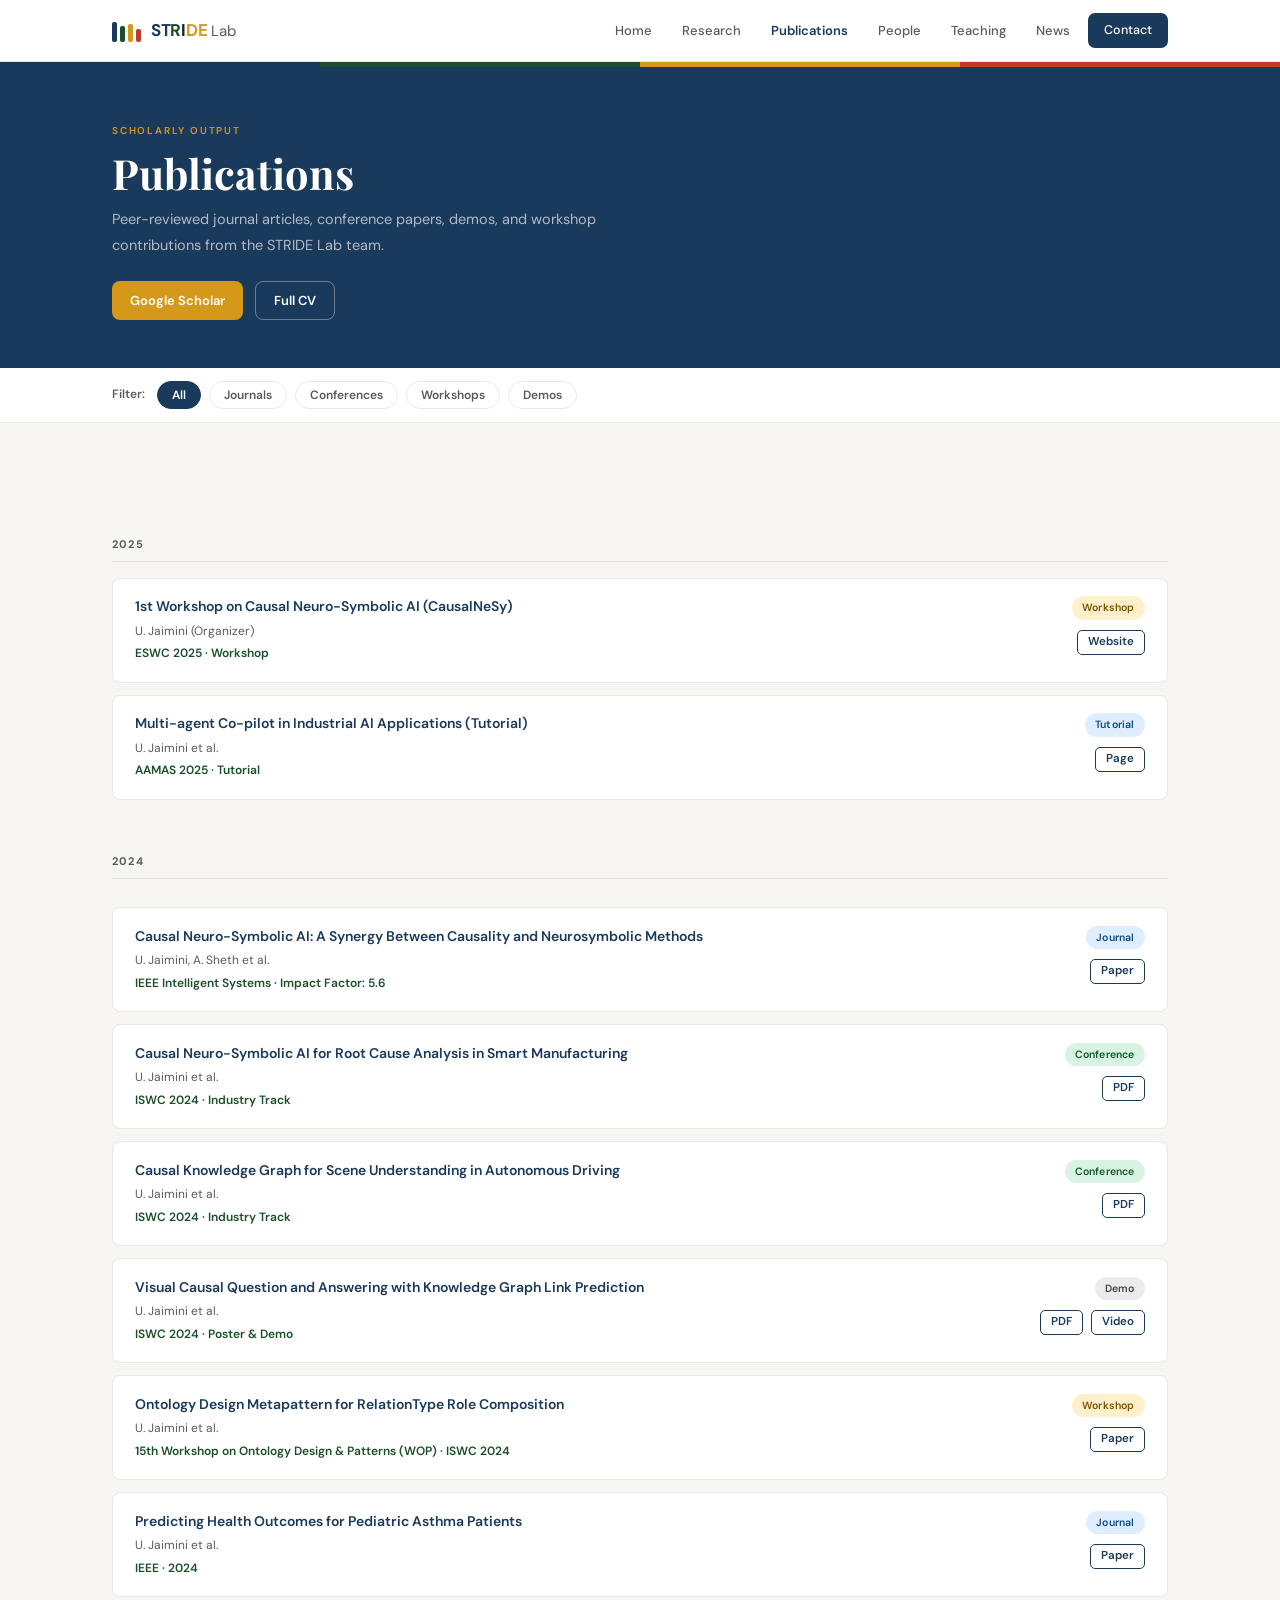
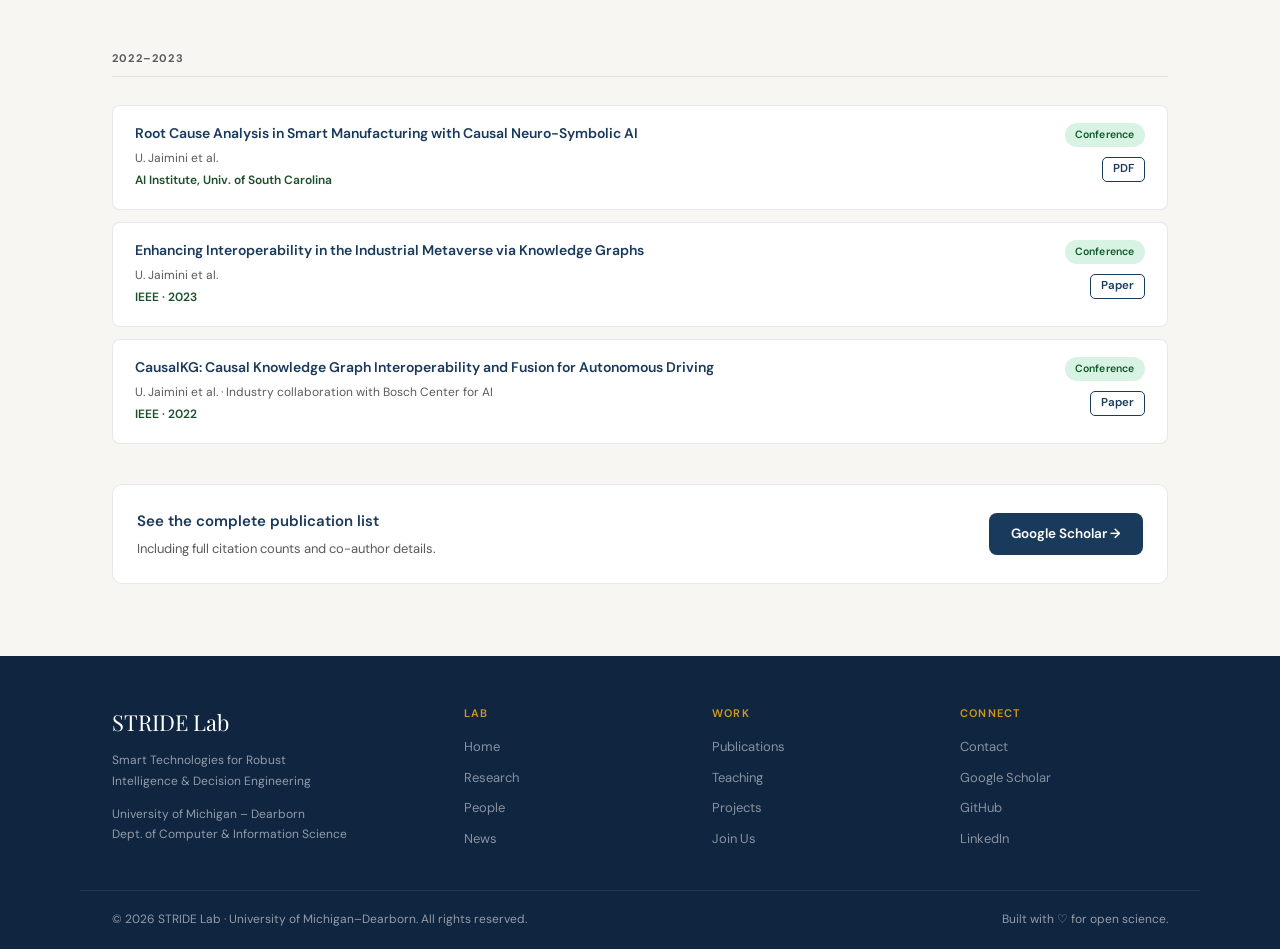
<file: publications.html>
<!DOCTYPE html>
<html lang="en">
<head>
  <meta charset="UTF-8" />
  <meta name="viewport" content="width=device-width, initial-scale=1.0" />
  <title>Publications – STRIDE Lab</title>
  <meta name="description" content="Publications from STRIDE Lab at University of Michigan-Dearborn." />
  <link rel="stylesheet" href="css/style.css" />
</head>
<body>

<div id="nav-placeholder"></div>
<div class="stripe">
  <div style="background:#1a3a5c"></div><div style="background:#1a4f2a"></div>
  <div style="background:#d4991a"></div><div style="background:#c0392b"></div>
</div>

<!-- ── PAGE HEADER ── -->
<section style="background:var(--navy);padding:3.5rem 0 3rem;">
  <div class="container">
    <div class="section-label" style="color:var(--gold);">Scholarly output</div>
    <h1 style="color:#fff;margin-bottom:10px;">Publications</h1>
    <p style="color:rgba(255,255,255,0.65);max-width:560px;font-size:14.5px;line-height:1.75;">
      Peer-reviewed journal articles, conference papers, demos, and workshop
      contributions from the STRIDE Lab team.
    </p>
    <div style="display:flex;gap:12px;margin-top:1.4rem;flex-wrap:wrap;">
      <a href="https://scholar.google.com" target="_blank" class="btn btn-gold" style="font-size:13px;padding:8px 18px;">Google Scholar</a>
      <a href="assets/cv.pdf" target="_blank" class="btn btn-outline" style="color:#fff;border-color:rgba(255,255,255,0.35);font-size:13px;padding:8px 18px;">Full CV</a>
    </div>
  </div>
</section>

<!-- ── FILTER BAR ── -->
<div style="background:#fff;border-bottom:1px solid var(--border);position:sticky;top:62px;z-index:50;">
  <div class="container" style="padding-top:0.8rem;padding-bottom:0.8rem;display:flex;gap:8px;flex-wrap:wrap;align-items:center;">
    <span style="font-size:12px;font-weight:600;color:var(--muted);margin-right:4px;">Filter:</span>
    <button class="filter-btn active" onclick="filterPubs('all', this)">All</button>
    <button class="filter-btn" onclick="filterPubs('journal', this)">Journals</button>
    <button class="filter-btn" onclick="filterPubs('conference', this)">Conferences</button>
    <button class="filter-btn" onclick="filterPubs('workshop', this)">Workshops</button>
    <button class="filter-btn" onclick="filterPubs('demo', this)">Demos</button>
  </div>
</div>

<style>
  .filter-btn {
    font-size: 12px; font-weight: 600; padding: 5px 14px;
    border-radius: 20px; border: 1.5px solid var(--border);
    background: transparent; cursor: pointer; color: var(--muted);
    font-family: 'DM Sans', sans-serif; transition: all .2s;
  }
  .filter-btn:hover { border-color: var(--navy); color: var(--navy); }
  .filter-btn.active { background: var(--navy); color: #fff; border-color: var(--navy); }
  .pub-year { font-size: 11px; font-weight: 700; letter-spacing: 1.2px; text-transform: uppercase; color: var(--muted); border-bottom: 1.5px solid var(--border); padding-bottom: 8px; margin: 2.5rem 0 1rem; }
</style>

<!-- ── PUBLICATIONS LIST ── -->
<section class="section" style="background:var(--light);">
  <div class="container">

    <div class="pub-year">2025</div>
    <div class="pub-list" id="pub-list">

      <div class="pub-item" data-type="workshop">
        <div>
          <div class="pub-title">1st Workshop on Causal Neuro-Symbolic AI (CausalNeSy)</div>
          <div class="pub-authors">U. Jaimini (Organizer)</div>
          <div class="pub-venue">ESWC 2025 · Workshop</div>
        </div>
        <div class="pub-right">
          <span class="badge badge-gold">Workshop</span>
          <div class="pub-links">
            <a href="https://sites.google.com/view/causalnesy/" target="_blank">Website</a>
          </div>
        </div>
      </div>

      <div class="pub-item" data-type="conference">
        <div>
          <div class="pub-title">Multi-agent Co-pilot in Industrial AI Applications (Tutorial)</div>
          <div class="pub-authors">U. Jaimini et al.</div>
          <div class="pub-venue">AAMAS 2025 · Tutorial</div>
        </div>
        <div class="pub-right">
          <span class="badge badge-blue">Tutorial</span>
          <div class="pub-links">
            <a href="https://aiisc.ai/tutorials/AAMAS_Tutorial_Multiagent_CoPilot_in_Industrial_AI_Applications/" target="_blank">Page</a>
          </div>
        </div>
      </div>

      <div class="pub-year">2024</div>

      <div class="pub-item" data-type="journal">
        <div>
          <div class="pub-title">Causal Neuro-Symbolic AI: A Synergy Between Causality and Neurosymbolic Methods</div>
          <div class="pub-authors">U. Jaimini, A. Sheth et al.</div>
          <div class="pub-venue">IEEE Intelligent Systems · Impact Factor: 5.6</div>
        </div>
        <div class="pub-right">
          <span class="badge badge-blue">Journal</span>
          <div class="pub-links">
            <a href="https://ieeexplore.ieee.org/document/10570374" target="_blank">Paper</a>
          </div>
        </div>
      </div>

      <div class="pub-item" data-type="conference">
        <div>
          <div class="pub-title">Causal Neuro-Symbolic AI for Root Cause Analysis in Smart Manufacturing</div>
          <div class="pub-authors">U. Jaimini et al.</div>
          <div class="pub-venue">ISWC 2024 · Industry Track</div>
        </div>
        <div class="pub-right">
          <span class="badge badge-green">Conference</span>
          <div class="pub-links">
            <a href="https://ceur-ws.org/Vol-3828/paper45.pdf" target="_blank">PDF</a>
          </div>
        </div>
      </div>

      <div class="pub-item" data-type="conference">
        <div>
          <div class="pub-title">Causal Knowledge Graph for Scene Understanding in Autonomous Driving</div>
          <div class="pub-authors">U. Jaimini et al.</div>
          <div class="pub-venue">ISWC 2024 · Industry Track</div>
        </div>
        <div class="pub-right">
          <span class="badge badge-green">Conference</span>
          <div class="pub-links">
            <a href="https://ceur-ws.org/Vol-3828/paper43.pdf" target="_blank">PDF</a>
          </div>
        </div>
      </div>

      <div class="pub-item" data-type="demo">
        <div>
          <div class="pub-title">Visual Causal Question and Answering with Knowledge Graph Link Prediction</div>
          <div class="pub-authors">U. Jaimini et al.</div>
          <div class="pub-venue">ISWC 2024 · Poster &amp; Demo</div>
        </div>
        <div class="pub-right">
          <span class="badge badge-gray">Demo</span>
          <div class="pub-links">
            <a href="https://ceur-ws.org/Vol-3828/paper28.pdf" target="_blank">PDF</a>
            <a href="https://youtu.be/Q88IsGsedGo" target="_blank">Video</a>
          </div>
        </div>
      </div>

      <div class="pub-item" data-type="workshop">
        <div>
          <div class="pub-title">Ontology Design Metapattern for RelationType Role Composition</div>
          <div class="pub-authors">U. Jaimini et al.</div>
          <div class="pub-venue">15th Workshop on Ontology Design &amp; Patterns (WOP) · ISWC 2024</div>
        </div>
        <div class="pub-right">
          <span class="badge badge-gold">Workshop</span>
          <div class="pub-links">
            <a href="https://scholarcommons.sc.edu/aii_fac_pub/616/" target="_blank">Paper</a>
          </div>
        </div>
      </div>

      <div class="pub-item" data-type="journal">
        <div>
          <div class="pub-title">Predicting Health Outcomes for Pediatric Asthma Patients</div>
          <div class="pub-authors">U. Jaimini et al.</div>
          <div class="pub-venue">IEEE · 2024</div>
        </div>
        <div class="pub-right">
          <span class="badge badge-blue">Journal</span>
          <div class="pub-links">
            <a href="https://ieeexplore.ieee.org/abstract/document/10628667" target="_blank">Paper</a>
          </div>
        </div>
      </div>

      <div class="pub-year">2022–2023</div>

      <div class="pub-item" data-type="conference">
        <div>
          <div class="pub-title">Root Cause Analysis in Smart Manufacturing with Causal Neuro-Symbolic AI</div>
          <div class="pub-authors">U. Jaimini et al.</div>
          <div class="pub-venue">AI Institute, Univ. of South Carolina</div>
        </div>
        <div class="pub-right">
          <span class="badge badge-green">Conference</span>
          <div class="pub-links">
            <a href="https://scholarcommons.sc.edu/cgi/viewcontent.cgi?article=1633&context=aii_fac_pub" target="_blank">PDF</a>
          </div>
        </div>
      </div>

      <div class="pub-item" data-type="conference">
        <div>
          <div class="pub-title">Enhancing Interoperability in the Industrial Metaverse via Knowledge Graphs</div>
          <div class="pub-authors">U. Jaimini et al.</div>
          <div class="pub-venue">IEEE · 2023</div>
        </div>
        <div class="pub-right">
          <span class="badge badge-green">Conference</span>
          <div class="pub-links">
            <a href="https://ieeexplore.ieee.org/abstract/document/10018009" target="_blank">Paper</a>
          </div>
        </div>
      </div>

      <div class="pub-item" data-type="conference">
        <div>
          <div class="pub-title">CausalKG: Causal Knowledge Graph Interoperability and Fusion for Autonomous Driving</div>
          <div class="pub-authors">U. Jaimini et al. · Industry collaboration with Bosch Center for AI</div>
          <div class="pub-venue">IEEE · 2022</div>
        </div>
        <div class="pub-right">
          <span class="badge badge-green">Conference</span>
          <div class="pub-links">
            <a href="https://ieeexplore.ieee.org/abstract/document/9706608" target="_blank">Paper</a>
          </div>
        </div>
      </div>

    </div><!-- /pub-list -->

    <div style="margin-top:2.5rem;padding:1.5rem;background:#fff;border-radius:var(--radius);border:1px solid var(--border);display:flex;align-items:center;justify-content:space-between;gap:1rem;flex-wrap:wrap;">
      <div>
        <div style="font-weight:600;color:var(--navy);margin-bottom:4px;">See the complete publication list</div>
        <div style="font-size:13px;color:var(--muted);">Including full citation counts and co-author details.</div>
      </div>
      <a href="https://scholar.google.com" target="_blank" class="btn btn-primary">Google Scholar →</a>
    </div>

  </div>
</section>

<div id="footer-placeholder"></div>
<script src="js/components.js"></script>
<script>
  renderNav('Publications');
  renderFooter();

  function filterPubs(type, btn) {
    document.querySelectorAll('.filter-btn').forEach(b => b.classList.remove('active'));
    btn.classList.add('active');
    document.querySelectorAll('.pub-item').forEach(item => {
      if (type === 'all' || item.dataset.type === type) {
        item.style.display = '';
      } else {
        item.style.display = 'none';
      }
    });
    // Hide/show year headers if all items in a year are hidden
    document.querySelectorAll('.pub-year').forEach(yr => {
      const next = yr.nextElementSibling;
      yr.style.display = (next && next.classList.contains('pub-item') && next.style.display === 'none') ? 'none' : '';
    });
  }
</script>
</body>
</html>
</file>
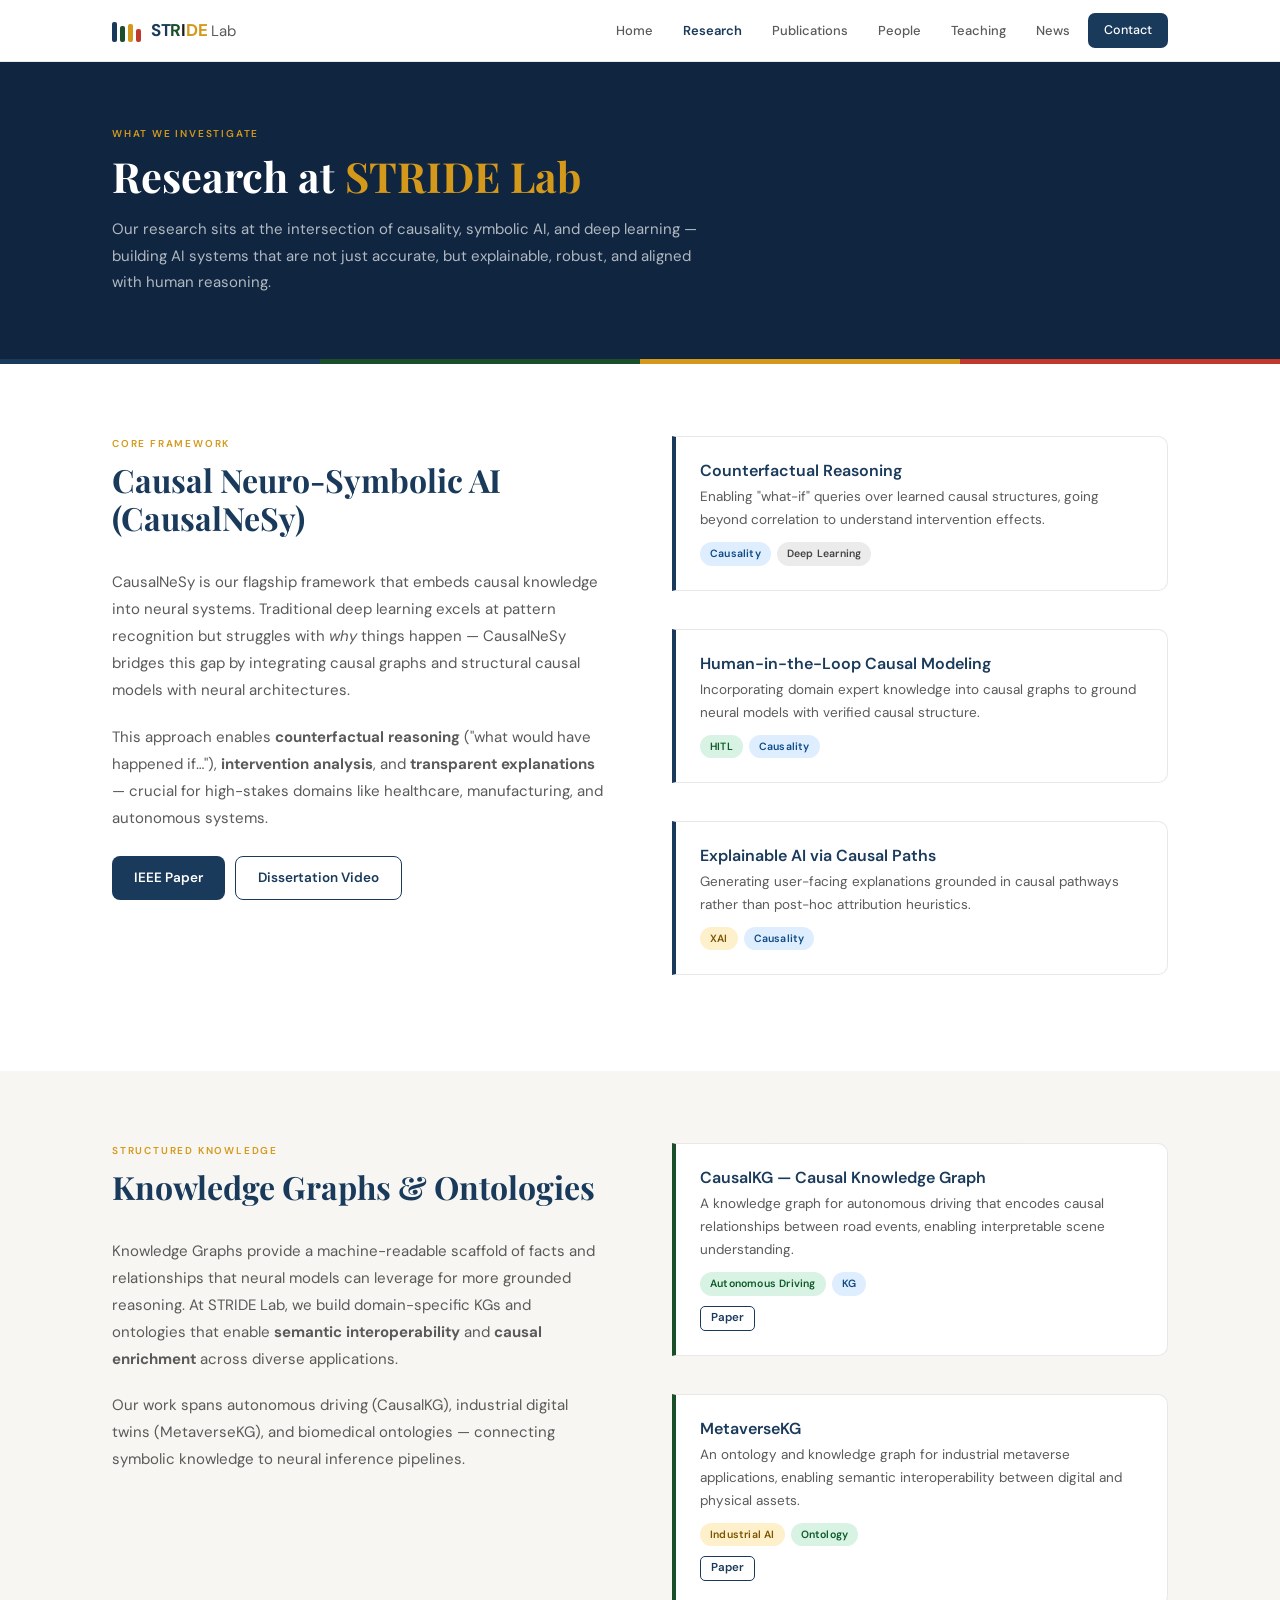
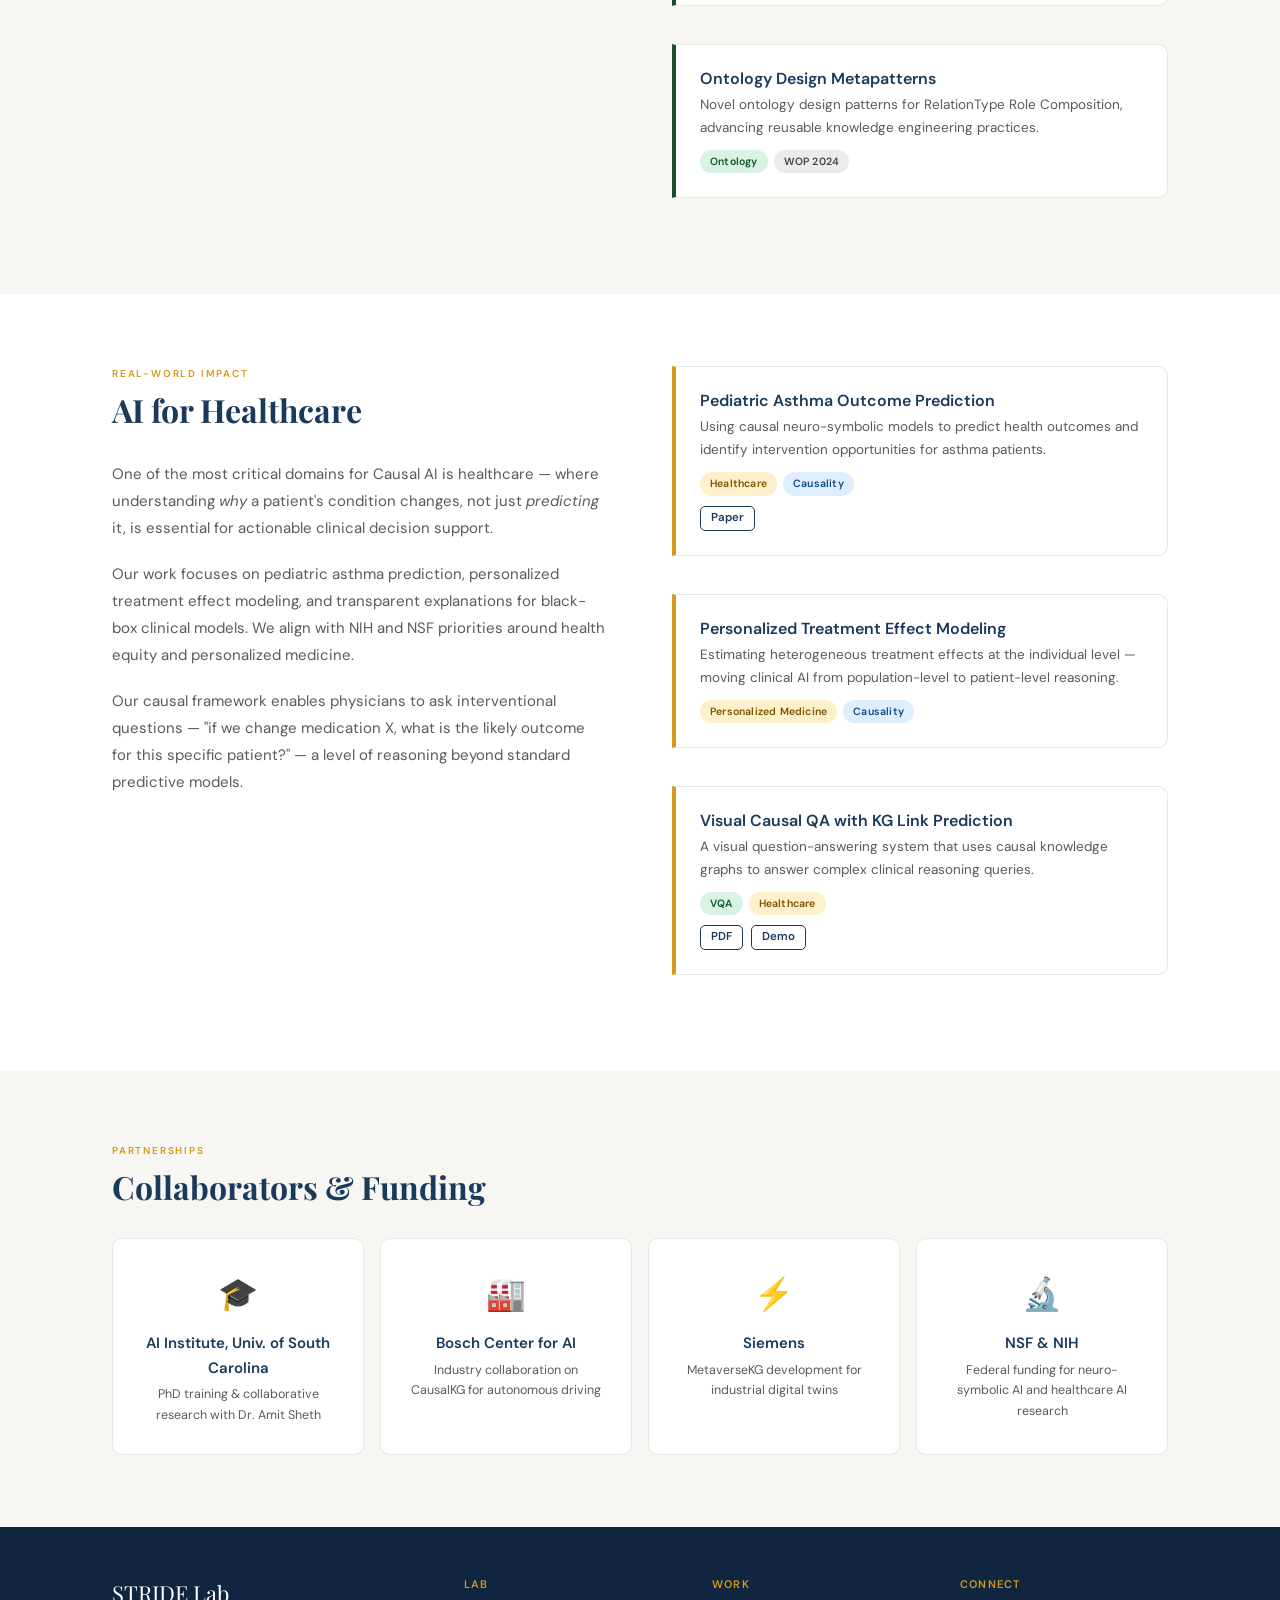
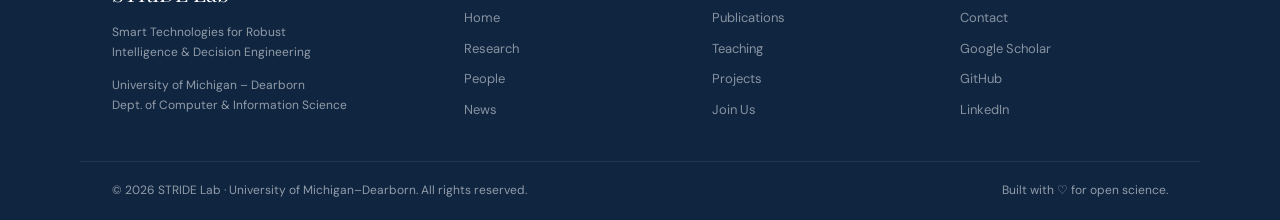
<file: research.html>
<!DOCTYPE html>
<html lang="en">
<head>
  <meta charset="UTF-8" />
  <meta name="viewport" content="width=device-width, initial-scale=1.0" />
  <title>Research – STRIDE Lab</title>
  <meta name="description" content="Research projects at STRIDE Lab — Causal Neuro-Symbolic AI, Knowledge Graphs, and AI for Healthcare." />
  <link rel="stylesheet" href="css/style.css" />
</head>
<body>

<div id="nav-placeholder"></div>

<!-- ── RESEARCH HERO ── -->
<section class="research-hero">
  <div class="container">
    <div class="section-label" style="color:var(--gold);">What we investigate</div>
    <h1 style="color:#fff;font-size:clamp(1.8rem,4vw,2.6rem);margin-bottom:1rem;">
      Research at <span style="color:var(--gold);">STRIDE Lab</span>
    </h1>
    <p style="color:rgba(255,255,255,0.68);max-width:600px;font-size:15px;line-height:1.75;">
      Our research sits at the intersection of causality, symbolic AI, and
      deep learning — building AI systems that are not just accurate, but
      explainable, robust, and aligned with human reasoning.
    </p>
  </div>
</section>
<div class="stripe">
  <div style="background:#1a3a5c"></div>
  <div style="background:#1a4f2a"></div>
  <div style="background:#d4991a"></div>
  <div style="background:#c0392b"></div>
</div>

<!-- ── THEME 1: CausalNeSy ── -->
<section class="section" id="causalnesy" style="background:#fff;">
  <div class="container">
    <div style="display:grid;grid-template-columns:1fr 1fr;gap:4rem;align-items:start;" class="research-two-col">

      <div>
        <div class="section-label">Core framework</div>
        <h2 class="section-title">Causal Neuro-Symbolic AI (CausalNeSy)</h2>
        <p style="color:var(--muted);line-height:1.8;margin-bottom:1.2rem;">
          CausalNeSy is our flagship framework that embeds causal knowledge
          into neural systems. Traditional deep learning excels at pattern
          recognition but struggles with <em>why</em> things happen — CausalNeSy
          bridges this gap by integrating causal graphs and structural causal
          models with neural architectures.
        </p>
        <p style="color:var(--muted);line-height:1.8;margin-bottom:1.5rem;">
          This approach enables <strong>counterfactual reasoning</strong>
          ("what would have happened if…"), <strong>intervention analysis</strong>,
          and <strong>transparent explanations</strong> — crucial for high-stakes
          domains like healthcare, manufacturing, and autonomous systems.
        </p>
        <div style="display:flex;gap:10px;flex-wrap:wrap;">
          <a href="https://ieeexplore.ieee.org/document/10570374" target="_blank" class="btn btn-primary">IEEE Paper</a>
          <a href="https://youtu.be/xW50jOdTOAA" target="_blank" class="btn btn-outline">Dissertation Video</a>
        </div>
      </div>

      <div style="display:flex;flex-direction:column;gap:14px;">
        <div class="card project-card">
          <h3>Counterfactual Reasoning</h3>
          <p>Enabling "what-if" queries over learned causal structures, going beyond correlation to understand intervention effects.</p>
          <div class="project-tags">
            <span class="badge badge-blue">Causality</span>
            <span class="badge badge-gray">Deep Learning</span>
          </div>
        </div>
        <div class="card project-card">
          <h3>Human-in-the-Loop Causal Modeling</h3>
          <p>Incorporating domain expert knowledge into causal graphs to ground neural models with verified causal structure.</p>
          <div class="project-tags">
            <span class="badge badge-green">HITL</span>
            <span class="badge badge-blue">Causality</span>
          </div>
        </div>
        <div class="card project-card">
          <h3>Explainable AI via Causal Paths</h3>
          <p>Generating user-facing explanations grounded in causal pathways rather than post-hoc attribution heuristics.</p>
          <div class="project-tags">
            <span class="badge badge-gold">XAI</span>
            <span class="badge badge-blue">Causality</span>
          </div>
        </div>
      </div>
    </div>
  </div>
</section>

<!-- ── THEME 2: Knowledge Graphs ── -->
<section class="section" id="kg" style="background:var(--light);">
  <div class="container">
    <div style="display:grid;grid-template-columns:1fr 1fr;gap:4rem;align-items:start;" class="research-two-col">

      <div style="display:flex;flex-direction:column;gap:14px;order:2;">
        <div class="card project-card" style="border-left-color:var(--forest);">
          <h3>CausalKG — Causal Knowledge Graph</h3>
          <p>A knowledge graph for autonomous driving that encodes causal relationships between road events, enabling interpretable scene understanding.</p>
          <div class="project-tags">
            <span class="badge badge-green">Autonomous Driving</span>
            <span class="badge badge-blue">KG</span>
          </div>
          <div class="pub-links" style="margin-top:10px;">
            <a href="https://ieeexplore.ieee.org/abstract/document/9706608" target="_blank">Paper</a>
          </div>
        </div>
        <div class="card project-card" style="border-left-color:var(--forest);">
          <h3>MetaverseKG</h3>
          <p>An ontology and knowledge graph for industrial metaverse applications, enabling semantic interoperability between digital and physical assets.</p>
          <div class="project-tags">
            <span class="badge badge-gold">Industrial AI</span>
            <span class="badge badge-green">Ontology</span>
          </div>
          <div class="pub-links" style="margin-top:10px;">
            <a href="https://ieeexplore.ieee.org/abstract/document/10018009" target="_blank">Paper</a>
          </div>
        </div>
        <div class="card project-card" style="border-left-color:var(--forest);">
          <h3>Ontology Design Metapatterns</h3>
          <p>Novel ontology design patterns for RelationType Role Composition, advancing reusable knowledge engineering practices.</p>
          <div class="project-tags">
            <span class="badge badge-green">Ontology</span>
            <span class="badge badge-gray">WOP 2024</span>
          </div>
        </div>
      </div>

      <div style="order:1;">
        <div class="section-label">Structured knowledge</div>
        <h2 class="section-title">Knowledge Graphs &amp; Ontologies</h2>
        <p style="color:var(--muted);line-height:1.8;margin-bottom:1.2rem;">
          Knowledge Graphs provide a machine-readable scaffold of facts and
          relationships that neural models can leverage for more grounded
          reasoning. At STRIDE Lab, we build domain-specific KGs and
          ontologies that enable <strong>semantic interoperability</strong>
          and <strong>causal enrichment</strong> across diverse applications.
        </p>
        <p style="color:var(--muted);line-height:1.8;">
          Our work spans autonomous driving (CausalKG), industrial digital
          twins (MetaverseKG), and biomedical ontologies — connecting symbolic
          knowledge to neural inference pipelines.
        </p>
      </div>

    </div>
  </div>
</section>

<!-- ── THEME 3: Healthcare ── -->
<section class="section" id="health" style="background:#fff;">
  <div class="container">
    <div style="display:grid;grid-template-columns:1fr 1fr;gap:4rem;align-items:start;" class="research-two-col">

      <div>
        <div class="section-label">Real-world impact</div>
        <h2 class="section-title">AI for Healthcare</h2>
        <p style="color:var(--muted);line-height:1.8;margin-bottom:1.2rem;">
          One of the most critical domains for Causal AI is healthcare —
          where understanding <em>why</em> a patient's condition changes,
          not just <em>predicting</em> it, is essential for actionable
          clinical decision support.
        </p>
        <p style="color:var(--muted);line-height:1.8;margin-bottom:1.2rem;">
          Our work focuses on pediatric asthma prediction, personalized
          treatment effect modeling, and transparent explanations for
          black-box clinical models. We align with NIH and NSF priorities
          around health equity and personalized medicine.
        </p>
        <p style="color:var(--muted);line-height:1.8;">
          Our causal framework enables physicians to ask interventional
          questions — "if we change medication X, what is the likely
          outcome for this specific patient?" — a level of reasoning
          beyond standard predictive models.
        </p>
      </div>

      <div style="display:flex;flex-direction:column;gap:14px;">
        <div class="card project-card" style="border-left-color:var(--gold);">
          <h3>Pediatric Asthma Outcome Prediction</h3>
          <p>Using causal neuro-symbolic models to predict health outcomes and identify intervention opportunities for asthma patients.</p>
          <div class="project-tags">
            <span class="badge badge-gold">Healthcare</span>
            <span class="badge badge-blue">Causality</span>
          </div>
          <div class="pub-links" style="margin-top:10px;">
            <a href="https://ieeexplore.ieee.org/abstract/document/10628667" target="_blank">Paper</a>
          </div>
        </div>
        <div class="card project-card" style="border-left-color:var(--gold);">
          <h3>Personalized Treatment Effect Modeling</h3>
          <p>Estimating heterogeneous treatment effects at the individual level — moving clinical AI from population-level to patient-level reasoning.</p>
          <div class="project-tags">
            <span class="badge badge-gold">Personalized Medicine</span>
            <span class="badge badge-blue">Causality</span>
          </div>
        </div>
        <div class="card project-card" style="border-left-color:var(--gold);">
          <h3>Visual Causal QA with KG Link Prediction</h3>
          <p>A visual question-answering system that uses causal knowledge graphs to answer complex clinical reasoning queries.</p>
          <div class="project-tags">
            <span class="badge badge-green">VQA</span>
            <span class="badge badge-gold">Healthcare</span>
          </div>
          <div class="pub-links" style="margin-top:10px;">
            <a href="https://ceur-ws.org/Vol-3828/paper28.pdf" target="_blank">PDF</a>
            <a href="https://youtu.be/Q88IsGsedGo" target="_blank">Demo</a>
          </div>
        </div>
      </div>
    </div>
  </div>
</section>

<!-- ── COLLABORATORS / FUNDING ── -->
<section class="section" style="background:var(--light);">
  <div class="container">
    <div class="section-label">Partnerships</div>
    <h2 class="section-title">Collaborators &amp; Funding</h2>
    <div style="display:grid;grid-template-columns:repeat(auto-fill,minmax(240px,1fr));gap:16px;">
      <div class="card" style="text-align:center;padding:1.8rem;">
        <div style="font-size:2rem;margin-bottom:10px;">🎓</div>
        <div style="font-weight:600;color:var(--navy);margin-bottom:4px;">AI Institute, Univ. of South Carolina</div>
        <div style="font-size:12.5px;color:var(--muted);">PhD training &amp; collaborative research with Dr. Amit Sheth</div>
      </div>
      <div class="card" style="text-align:center;padding:1.8rem;">
        <div style="font-size:2rem;margin-bottom:10px;">🏭</div>
        <div style="font-weight:600;color:var(--navy);margin-bottom:4px;">Bosch Center for AI</div>
        <div style="font-size:12.5px;color:var(--muted);">Industry collaboration on CausalKG for autonomous driving</div>
      </div>
      <div class="card" style="text-align:center;padding:1.8rem;">
        <div style="font-size:2rem;margin-bottom:10px;">⚡</div>
        <div style="font-weight:600;color:var(--navy);margin-bottom:4px;">Siemens</div>
        <div style="font-size:12.5px;color:var(--muted);">MetaverseKG development for industrial digital twins</div>
      </div>
      <div class="card" style="text-align:center;padding:1.8rem;">
        <div style="font-size:2rem;margin-bottom:10px;">🔬</div>
        <div style="font-weight:600;color:var(--navy);margin-bottom:4px;">NSF &amp; NIH</div>
        <div style="font-size:12.5px;color:var(--muted);">Federal funding for neuro-symbolic AI and healthcare AI research</div>
      </div>
    </div>
  </div>
</section>

<div id="footer-placeholder"></div>

<style>
  @media(max-width:760px){
    .research-two-col { grid-template-columns:1fr !important; }
    .research-two-col > div[style*="order:1"] { order:1 !important; }
    .research-two-col > div[style*="order:2"] { order:2 !important; }
  }
</style>

<script src="js/components.js"></script>
<script> renderNav('Research'); renderFooter(); </script>
</body>
</html>
</file>
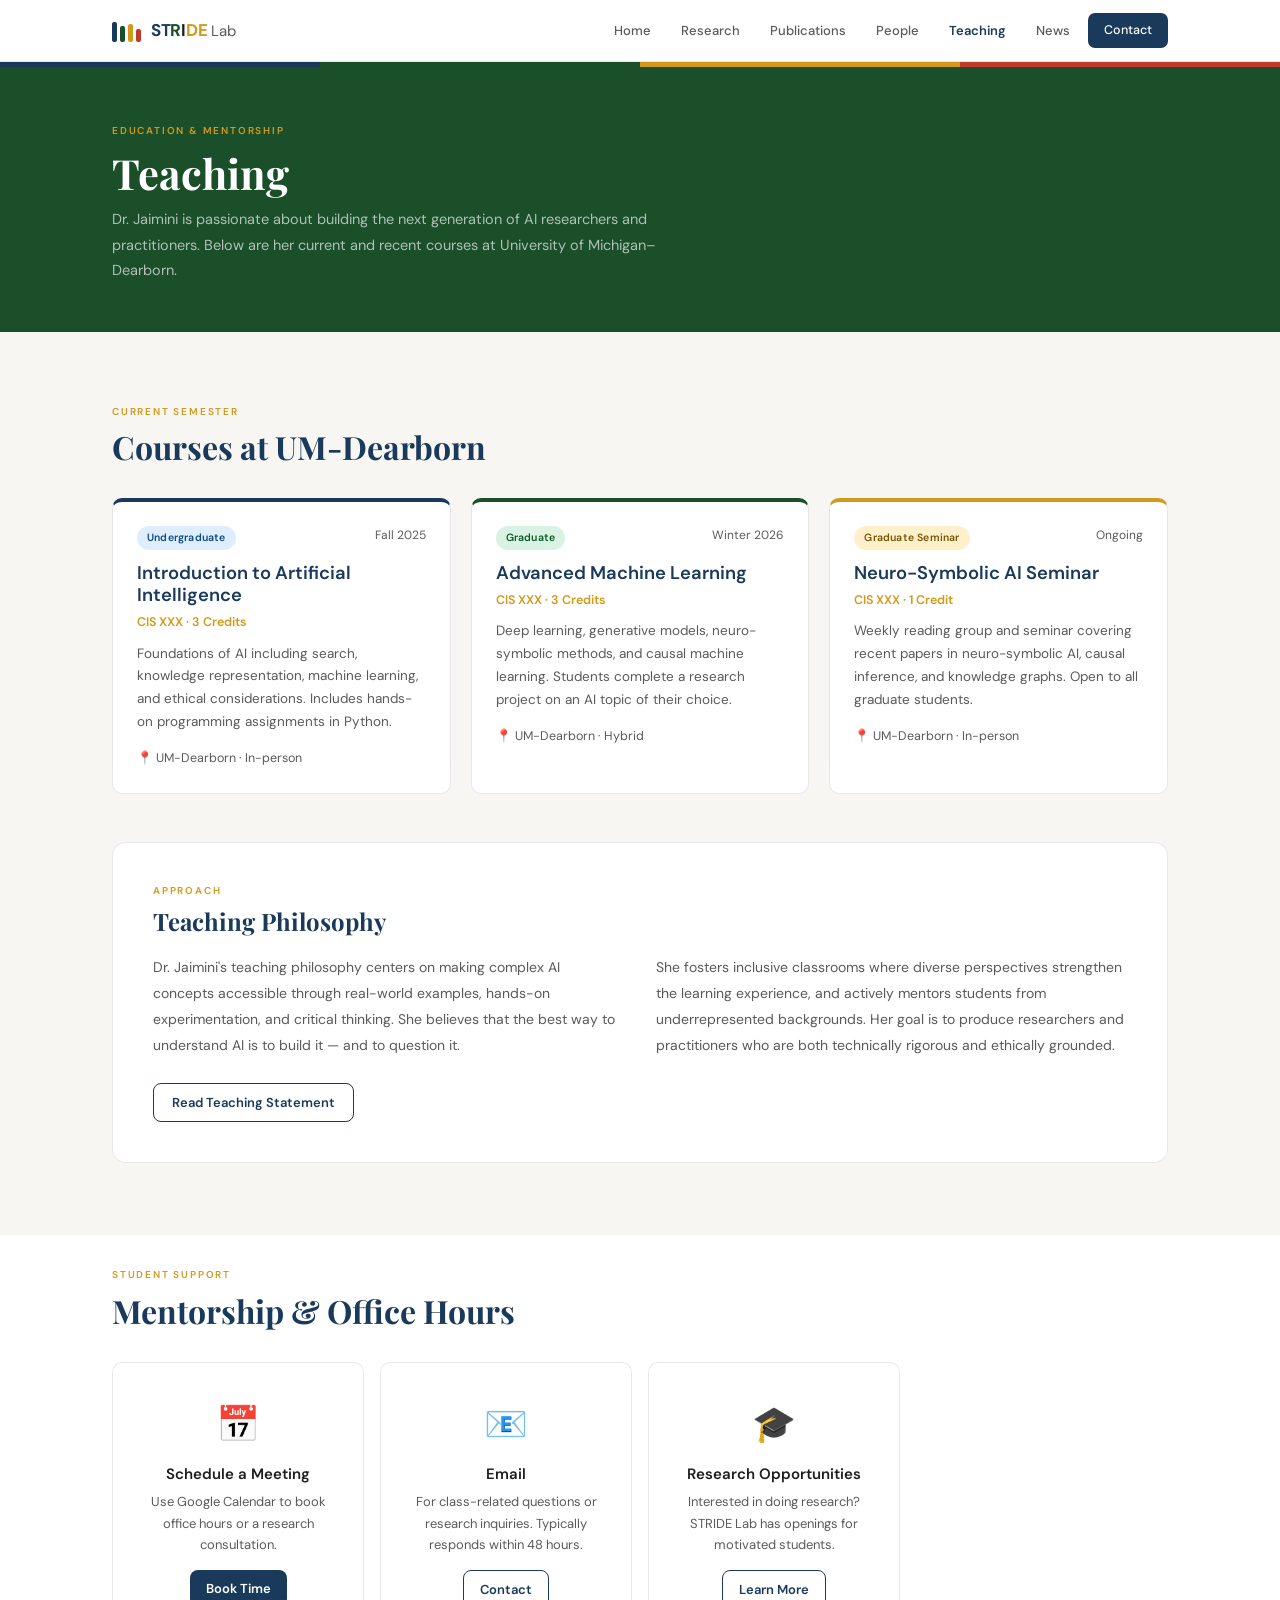
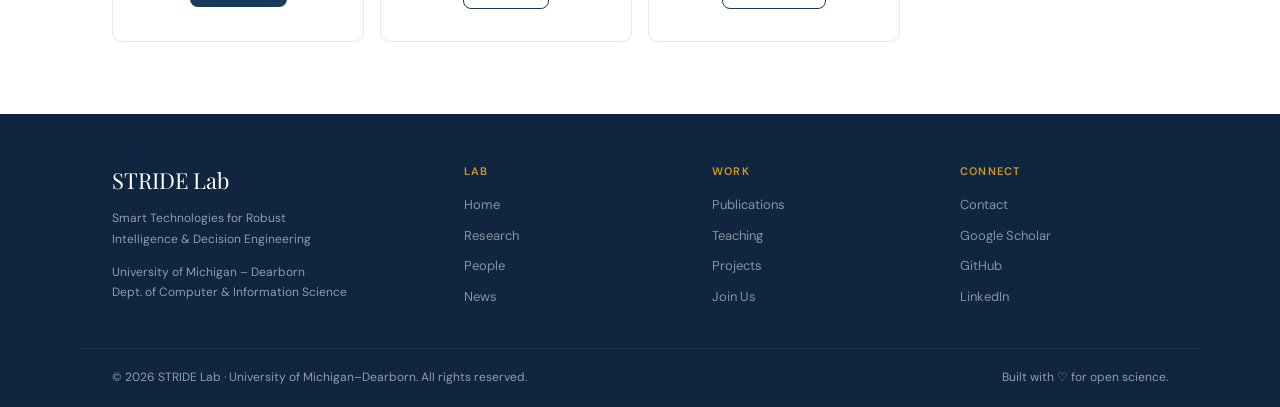
<file: teaching.html>
<!DOCTYPE html>
<html lang="en">
<head>
  <meta charset="UTF-8" />
  <meta name="viewport" content="width=device-width, initial-scale=1.0" />
  <title>Teaching – STRIDE Lab</title>
  <link rel="stylesheet" href="css/style.css" />
</head>
<body>

<div id="nav-placeholder"></div>
<div class="stripe">
  <div style="background:#1a3a5c"></div><div style="background:#1a4f2a"></div>
  <div style="background:#d4991a"></div><div style="background:#c0392b"></div>
</div>

<section style="background:var(--forest);padding:3.5rem 0 3rem;">
  <div class="container">
    <div class="section-label" style="color:var(--gold);">Education &amp; mentorship</div>
    <h1 style="color:#fff;margin-bottom:10px;">Teaching</h1>
    <p style="color:rgba(255,255,255,0.65);max-width:560px;font-size:14.5px;line-height:1.75;">
      Dr. Jaimini is passionate about building the next generation of AI
      researchers and practitioners. Below are her current and recent courses
      at University of Michigan–Dearborn.
    </p>
  </div>
</section>

<section class="section" style="background:var(--light);">
  <div class="container">
    <div class="section-label">Current Semester</div>
    <h2 class="section-title">Courses at UM-Dearborn</h2>

    <div style="display:grid;grid-template-columns:repeat(auto-fill,minmax(300px,1fr));gap:20px;margin-bottom:3rem;">

      <div class="card" style="border-top:4px solid var(--navy);">
        <div style="display:flex;justify-content:space-between;align-items:flex-start;margin-bottom:12px;">
          <span class="badge badge-blue">Undergraduate</span>
          <span style="font-size:12px;color:var(--muted);">Fall 2025</span>
        </div>
        <h3 style="color:var(--navy);margin-bottom:6px;">Introduction to Artificial Intelligence</h3>
        <div style="font-size:12.5px;color:var(--gold);font-weight:600;margin-bottom:10px;">CIS XXX · 3 Credits</div>
        <p style="font-size:13.5px;color:var(--muted);line-height:1.7;">
          Foundations of AI including search, knowledge representation,
          machine learning, and ethical considerations. Includes hands-on
          programming assignments in Python.
        </p>
        <div style="margin-top:14px;font-size:12.5px;color:var(--muted);">
          📍 UM-Dearborn · In-person
        </div>
      </div>

      <div class="card" style="border-top:4px solid var(--forest);">
        <div style="display:flex;justify-content:space-between;align-items:flex-start;margin-bottom:12px;">
          <span class="badge badge-green">Graduate</span>
          <span style="font-size:12px;color:var(--muted);">Winter 2026</span>
        </div>
        <h3 style="color:var(--navy);margin-bottom:6px;">Advanced Machine Learning</h3>
        <div style="font-size:12.5px;color:var(--gold);font-weight:600;margin-bottom:10px;">CIS XXX · 3 Credits</div>
        <p style="font-size:13.5px;color:var(--muted);line-height:1.7;">
          Deep learning, generative models, neuro-symbolic methods, and
          causal machine learning. Students complete a research project
          on an AI topic of their choice.
        </p>
        <div style="margin-top:14px;font-size:12.5px;color:var(--muted);">
          📍 UM-Dearborn · Hybrid
        </div>
      </div>

      <div class="card" style="border-top:4px solid var(--gold);">
        <div style="display:flex;justify-content:space-between;align-items:flex-start;margin-bottom:12px;">
          <span class="badge badge-gold">Graduate Seminar</span>
          <span style="font-size:12px;color:var(--muted);">Ongoing</span>
        </div>
        <h3 style="color:var(--navy);margin-bottom:6px;">Neuro-Symbolic AI Seminar</h3>
        <div style="font-size:12.5px;color:var(--gold);font-weight:600;margin-bottom:10px;">CIS XXX · 1 Credit</div>
        <p style="font-size:13.5px;color:var(--muted);line-height:1.7;">
          Weekly reading group and seminar covering recent papers in
          neuro-symbolic AI, causal inference, and knowledge graphs.
          Open to all graduate students.
        </p>
        <div style="margin-top:14px;font-size:12.5px;color:var(--muted);">
          📍 UM-Dearborn · In-person
        </div>
      </div>

    </div>

    <!-- Teaching Philosophy -->
    <div style="background:#fff;border-radius:14px;border:1px solid var(--border);padding:2.5rem;">
      <div class="section-label" style="margin-bottom:8px;">Approach</div>
      <h2 style="font-family:'Playfair Display',serif;color:var(--navy);font-size:1.5rem;margin-bottom:1.2rem;">Teaching Philosophy</h2>
      <div style="display:grid;grid-template-columns:1fr 1fr;gap:2rem;" class="teaching-phi-grid">
        <p style="font-size:14px;color:var(--muted);line-height:1.85;">
          Dr. Jaimini's teaching philosophy centers on making complex AI
          concepts accessible through real-world examples, hands-on
          experimentation, and critical thinking. She believes that the best
          way to understand AI is to build it — and to question it.
        </p>
        <p style="font-size:14px;color:var(--muted);line-height:1.85;">
          She fosters inclusive classrooms where diverse perspectives
          strengthen the learning experience, and actively mentors students
          from underrepresented backgrounds. Her goal is to produce
          researchers and practitioners who are both technically rigorous
          and ethically grounded.
        </p>
      </div>
      <div style="margin-top:1.5rem;">
        <a href="assets/teaching-statement.pdf" target="_blank" class="btn btn-outline" style="font-size:13px;padding:8px 18px;">Read Teaching Statement</a>
      </div>
    </div>

  </div>
</section>

<!-- Mentorship -->
<section class="section" style="background:#fff;padding-top:2rem;">
  <div class="container">
    <div class="section-label">Student support</div>
    <h2 class="section-title">Mentorship &amp; Office Hours</h2>
    <div style="display:grid;grid-template-columns:repeat(auto-fill,minmax(240px,1fr));gap:16px;">
      <div class="card" style="text-align:center;padding:2rem 1.5rem;">
        <div style="font-size:2.2rem;margin-bottom:12px;">📅</div>
        <h3 style="margin-bottom:8px;font-size:15px;">Schedule a Meeting</h3>
        <p style="font-size:13px;color:var(--muted);margin-bottom:14px;">Use Google Calendar to book office hours or a research consultation.</p>
        <a href="https://calendar.app.google/fCMfwbvf52rAZshK8" target="_blank" class="btn btn-primary" style="font-size:13px;padding:8px 16px;">Book Time</a>
      </div>
      <div class="card" style="text-align:center;padding:2rem 1.5rem;">
        <div style="font-size:2.2rem;margin-bottom:12px;">📧</div>
        <h3 style="margin-bottom:8px;font-size:15px;">Email</h3>
        <p style="font-size:13px;color:var(--muted);margin-bottom:14px;">For class-related questions or research inquiries. Typically responds within 48 hours.</p>
        <a href="contact.html" class="btn btn-outline" style="font-size:13px;padding:8px 16px;">Contact</a>
      </div>
      <div class="card" style="text-align:center;padding:2rem 1.5rem;">
        <div style="font-size:2.2rem;margin-bottom:12px;">🎓</div>
        <h3 style="margin-bottom:8px;font-size:15px;">Research Opportunities</h3>
        <p style="font-size:13px;color:var(--muted);margin-bottom:14px;">Interested in doing research? STRIDE Lab has openings for motivated students.</p>
        <a href="people.html#join" class="btn btn-outline" style="font-size:13px;padding:8px 16px;">Learn More</a>
      </div>
    </div>
  </div>
</section>

<style>
  @media(max-width:700px){
    .teaching-phi-grid { grid-template-columns:1fr !important; }
  }
</style>

<div id="footer-placeholder"></div>
<script src="js/components.js"></script>
<script> renderNav('Teaching'); renderFooter(); </script>
</body>
</html>
</file>
<file: css/style.css>
@import url('https://fonts.googleapis.com/css2?family=DM+Sans:ital,opsz,wght@0,9..40,300;0,9..40,400;0,9..40,500;0,9..40,600;1,9..40,400&family=Playfair+Display:wght@700;800&display=swap');

*, *::before, *::after { box-sizing: border-box; margin: 0; padding: 0; }

:root {
  --navy:   #1a3a5c;
  --navy2:  #0f2540;
  --forest: #1a4f2a;
  --gold:   #d4991a;
  --gold2:  #b07d0e;
  --red:    #c0392b;
  --light:  #f7f6f2;
  --white:  #ffffff;
  --text:   #1e1e1e;
  --muted:  #5a5a5a;
  --border: rgba(0,0,0,0.09);
  --radius: 10px;
  --shadow: 0 4px 20px rgba(0,0,0,0.07);
}

html { scroll-behavior: smooth; }
body { font-family: 'DM Sans', sans-serif; background: var(--light); color: var(--text); font-size: 15px; line-height: 1.65; }

a { text-decoration: none; color: inherit; }
img { max-width: 100%; display: block; }
ul { list-style: none; }

/* ── TYPOGRAPHY ── */
h1, h2, h3 { font-family: 'Playfair Display', serif; line-height: 1.2; }
h1 { font-size: clamp(1.9rem, 4vw, 2.6rem); }
h2 { font-size: clamp(1.5rem, 3vw, 2rem); }
h3 { font-size: 1.15rem; font-family: 'DM Sans', sans-serif; font-weight: 600; }

/* ── LAYOUT ── */
.container { max-width: 1120px; margin: 0 auto; padding: 0 2rem; }
.section { padding: 4.5rem 0; }
.section-label { font-size: 10px; font-weight: 600; letter-spacing: 1.8px; text-transform: uppercase; color: var(--gold); margin-bottom: 8px; }
.section-title { font-family: 'Playfair Display', serif; color: var(--navy); margin-bottom: 2rem; }

/* ── NAV ── */
.nav {
  background: var(--white);
  border-bottom: 1px solid var(--border);
  position: sticky; top: 0; z-index: 100;
  height: 62px;
}
.nav-inner {
  max-width: 1120px; margin: 0 auto; padding: 0 2rem;
  display: flex; align-items: center; justify-content: space-between;
  height: 100%;
}
.nav-logo { display: flex; align-items: center; gap: 10px; }
.nav-logo-bars { display: flex; align-items: flex-end; gap: 3px; height: 22px; }
.nav-logo-bars span { display: block; width: 5px; border-radius: 2px; }
.nav-logo-text { font-size: 17px; font-weight: 700; letter-spacing: -0.3px; line-height: 1; }
.nav-logo-text .st { color: var(--navy); }
.nav-logo-text .r  { color: var(--forest); }
.nav-logo-text .ide { color: var(--gold); }
.nav-logo-text .lab { color: var(--muted); font-weight: 400; margin-left: 4px; font-size: 15px; }

.nav-links { display: flex; align-items: center; gap: 6px; }
.nav-links a {
  font-size: 13px; font-weight: 500; color: var(--muted);
  padding: 6px 12px; border-radius: 6px;
  transition: color .2s, background .2s;
}
.nav-links a:hover { color: var(--navy); background: var(--light); }
.nav-links a.active { color: var(--navy); font-weight: 600; }
.nav-links .btn-cta {
  background: var(--navy); color: var(--white) !important;
  padding: 7px 16px; border-radius: 7px; font-size: 12.5px;
  transition: background .2s;
}
.nav-links .btn-cta:hover { background: var(--navy2); }

.nav-hamburger { display: none; flex-direction: column; gap: 5px; cursor: pointer; padding: 4px; }
.nav-hamburger span { display: block; width: 22px; height: 2px; background: var(--text); border-radius: 2px; transition: all .3s; }

/* ── STRIPE ── */
.stripe { display: flex; height: 5px; }
.stripe div { flex: 1; }

/* ── BUTTONS ── */
.btn {
  display: inline-flex; align-items: center; gap: 6px;
  padding: 10px 22px; border-radius: 8px; font-size: 13.5px;
  font-weight: 600; transition: all .2s; cursor: pointer; border: none;
  font-family: 'DM Sans', sans-serif;
}
.btn-primary { background: var(--navy); color: var(--white); }
.btn-primary:hover { background: var(--navy2); transform: translateY(-1px); }
.btn-outline { background: transparent; color: var(--navy); border: 1.5px solid var(--navy); }
.btn-outline:hover { background: var(--navy); color: var(--white); }
.btn-gold { background: var(--gold); color: var(--white); }
.btn-gold:hover { background: var(--gold2); }

/* ── CARDS ── */
.card {
  background: var(--white); border: 1px solid var(--border);
  border-radius: var(--radius); padding: 1.5rem;
  transition: box-shadow .25s, transform .2s;
}
.card:hover { box-shadow: var(--shadow); transform: translateY(-2px); }

/* ── TAGS / BADGES ── */
.badge {
  display: inline-block; font-size: 10.5px; font-weight: 600;
  padding: 3px 10px; border-radius: 20px; letter-spacing: 0.2px;
}
.badge-blue   { background: #deeeff; color: #0e4a85; }
.badge-green  { background: #d8f3e3; color: #0e5a2a; }
.badge-gold   { background: #fff0cc; color: #7a5400; }
.badge-red    { background: #fde8e6; color: #8a1c14; }
.badge-gray   { background: #ebebeb; color: #444; }

/* ── FOOTER ── */
.footer { background: var(--navy2); color: rgba(255,255,255,0.55); font-size: 13px; }
.footer-inner {
  max-width: 1120px; margin: 0 auto; padding: 3rem 2rem 2rem;
  display: grid; grid-template-columns: 1.5fr 1fr 1fr 1fr; gap: 2.5rem;
}
.footer-logo { font-family: 'Playfair Display', serif; font-size: 22px; color: var(--white); margin-bottom: 10px; }
.footer-tagline { font-size: 12px; line-height: 1.7; max-width: 220px; }
.footer-col h4 { font-size: 11px; font-weight: 600; letter-spacing: 1.2px; text-transform: uppercase; color: var(--gold); margin-bottom: 14px; }
.footer-col a { display: block; margin-bottom: 9px; color: rgba(255,255,255,0.5); font-size: 13px; transition: color .2s; }
.footer-col a:hover { color: var(--gold); }
.footer-bottom {
  max-width: 1120px; margin: 0 auto; padding: 1.2rem 2rem;
  border-top: 1px solid rgba(255,255,255,0.08);
  display: flex; justify-content: space-between; align-items: center;
  font-size: 12px;
}

/* ── HERO (index) ── */
.hero { display: grid; grid-template-columns: 1fr 1fr; min-height: 480px; }
.hero-left {
  background: var(--navy); color: var(--white);
  padding: clamp(2.5rem, 5vw, 4rem);
  display: flex; flex-direction: column; justify-content: center; gap: 20px;
}
.hero-tag {
  display: inline-flex; align-items: center; gap: 7px;
  background: rgba(255,255,255,0.1); padding: 5px 14px;
  border-radius: 20px; font-size: 11px; font-weight: 500;
  letter-spacing: 0.8px; text-transform: uppercase; width: fit-content;
}
.hero-tag-dot { width: 6px; height: 6px; border-radius: 50%; background: var(--gold); flex-shrink: 0; }
.hero-h1 { font-family: 'Playfair Display', serif; font-size: clamp(1.9rem, 3.5vw, 2.5rem); line-height: 1.18; }
.hero-h1 span { color: var(--gold); }
.hero-sub { font-size: 14.5px; line-height: 1.75; color: rgba(255,255,255,0.72); max-width: 420px; }
.hero-pi { display: flex; align-items: center; gap: 13px; margin-top: 6px; }
.hero-pi-avatar {
  width: 48px; height: 48px; border-radius: 50%;
  background: var(--gold); display: flex; align-items: center;
  justify-content: center; font-weight: 700; font-size: 15px; color: var(--navy); flex-shrink: 0;
}
.hero-pi-name { font-size: 14.5px; font-weight: 600; }
.hero-pi-role { font-size: 12px; color: rgba(255,255,255,0.58); margin-top: 2px; }
.hero-actions { display: flex; gap: 10px; flex-wrap: wrap; }

.hero-right {
  background: var(--forest); padding: clamp(2rem, 4vw, 3rem);
  display: flex; flex-direction: column; justify-content: flex-end; gap: 14px;
  position: relative; overflow: hidden;
}
.hero-right::before {
  content: 'STRIDE'; position: absolute; top: -15px; right: -25px;
  font-family: 'Playfair Display', serif; font-size: 9rem; font-weight: 800;
  color: rgba(255,255,255,0.04); letter-spacing: -5px; pointer-events: none;
}
.hero-right-label { font-size: 10px; font-weight: 600; letter-spacing: 1.5px; text-transform: uppercase; color: rgba(255,255,255,0.35); }
.stat-row { display: grid; grid-template-columns: 1fr 1fr; gap: 10px; }
.stat-card {
  background: rgba(255,255,255,0.08); border: 1px solid rgba(255,255,255,0.1);
  border-radius: 10px; padding: 16px 18px;
}
.stat-card .num { font-family: 'Playfair Display', serif; font-size: 1.8rem; font-weight: 700; color: var(--gold); line-height: 1; }
.stat-card .lbl { font-size: 11px; color: rgba(255,255,255,0.45); margin-top: 4px; text-transform: uppercase; letter-spacing: 0.4px; }

/* ── PILLARS ── */
.pillars-grid { display: grid; grid-template-columns: repeat(3, 1fr); gap: 18px; }
.pillar { position: relative; overflow: hidden; }
.pillar-accent { position: absolute; top: 0; left: 0; right: 0; height: 3px; border-radius: var(--radius) var(--radius) 0 0; }
.pillar-icon { font-size: 26px; margin-bottom: 12px; margin-top: 6px; }
.pillar-title { font-size: 15px; font-weight: 600; color: var(--navy); margin-bottom: 8px; }
.pillar-desc { font-size: 13px; color: var(--muted); line-height: 1.7; }
.pillar-link { display: inline-block; margin-top: 14px; font-size: 12.5px; font-weight: 600; color: var(--navy); }

/* ── NEWS ── */
.news-grid { display: grid; grid-template-columns: 1.5fr 1fr; gap: 3rem; }
.news-list { display: flex; flex-direction: column; gap: 12px; }
.news-item {
  display: flex; gap: 14px; align-items: flex-start;
  padding: 1rem 1.2rem; background: var(--white);
  border-radius: 8px; border: 1px solid var(--border);
  transition: border-color .2s;
}
.news-item:hover { border-color: var(--navy); }
.news-date { font-size: 10.5px; font-weight: 700; color: var(--gold); min-width: 44px; text-transform: uppercase; letter-spacing: 0.3px; padding-top: 2px; }
.news-text { font-size: 13.5px; line-height: 1.55; }
.news-more { font-size: 13px; font-weight: 600; color: var(--navy); margin-top: 14px; display: inline-block; }

/* ── PEOPLE WIDGET (homepage) ── */
.people-widget {
  background: var(--navy); border-radius: 12px;
  padding: 1.8rem; color: var(--white);
}
.people-widget-label { font-size: 10px; font-weight: 600; letter-spacing: 1.2px; text-transform: uppercase; color: rgba(255,255,255,0.38); margin-bottom: 14px; }
.avatar-row { display: flex; flex-wrap: wrap; gap: 8px; }
.avatar-chip {
  width: 38px; height: 38px; border-radius: 50%;
  display: flex; align-items: center; justify-content: center;
  font-size: 12px; font-weight: 700; color: var(--white);
  transition: transform .15s; cursor: default;
}
.avatar-chip:hover { transform: scale(1.12); }
.people-widget a { display: block; margin-top: 16px; font-size: 12.5px; font-weight: 600; color: var(--gold); }

/* ── PUB LIST ── */
.pub-list { display: flex; flex-direction: column; gap: 12px; }
.pub-item {
  background: var(--white); border: 1px solid var(--border);
  border-radius: 8px; padding: 1.1rem 1.4rem;
  display: flex; justify-content: space-between; align-items: flex-start; gap: 1rem;
  transition: border-color .2s;
}
.pub-item:hover { border-color: var(--navy); }
.pub-title { font-size: 14px; font-weight: 600; color: var(--navy); line-height: 1.45; margin-bottom: 5px; }
.pub-authors { font-size: 12px; color: var(--muted); margin-bottom: 3px; }
.pub-venue { font-size: 12px; font-weight: 600; color: var(--forest); }
.pub-right { display: flex; flex-direction: column; align-items: flex-end; gap: 6px; flex-shrink: 0; }
.pub-links { display: flex; gap: 8px; margin-top: 4px; }
.pub-links a { font-size: 11.5px; font-weight: 600; color: var(--navy); border: 1px solid var(--navy); padding: 2px 10px; border-radius: 5px; transition: all .15s; }
.pub-links a:hover { background: var(--navy); color: var(--white); }

/* ── PEOPLE PAGE ── */
.people-section-title { font-size: 12px; font-weight: 700; letter-spacing: 1.4px; text-transform: uppercase; color: var(--gold); border-bottom: 2px solid var(--gold); padding-bottom: 8px; margin: 3rem 0 1.5rem; display: inline-block; }
.people-grid { display: grid; grid-template-columns: repeat(auto-fill, minmax(220px, 1fr)); gap: 20px; }
.person-card { text-align: center; padding: 2rem 1.5rem 1.5rem; }
.person-photo {
  width: 90px; height: 90px; border-radius: 50%;
  margin: 0 auto 14px; display: flex; align-items: center;
  justify-content: center; font-size: 26px; font-weight: 700; color: var(--white);
}
.person-name { font-size: 15px; font-weight: 600; color: var(--navy); margin-bottom: 4px; }
.person-role { font-size: 12px; color: var(--muted); margin-bottom: 6px; }
.person-research { font-size: 12px; line-height: 1.6; color: var(--text); margin-top: 8px; }
.person-links { display: flex; justify-content: center; gap: 10px; margin-top: 12px; }
.person-links a { font-size: 12px; color: var(--navy); font-weight: 600; }

/* ── JOIN BOX ── */
.join-box {
  background: var(--navy); color: var(--white);
  border-radius: 14px; padding: 3rem;
  display: grid; grid-template-columns: 1fr auto;
  gap: 2rem; align-items: center;
}
.join-box h2 { color: var(--white); font-size: 1.7rem; margin-bottom: 10px; }
.join-box p { color: rgba(255,255,255,0.7); font-size: 14px; line-height: 1.7; max-width: 520px; }
.join-box .btn-gold { padding: 13px 28px; white-space: nowrap; }

/* ── RESEARCH PAGE ── */
.research-hero { background: var(--navy2); color: var(--white); padding: 4rem 0; }
.research-hero h1 span { color: var(--gold); }
.project-card { border-left: 4px solid var(--navy); margin-bottom: 1.5rem; border-radius: 0 var(--radius) var(--radius) 0; }
.project-card h3 { font-size: 16px; margin-bottom: 6px; color: var(--navy); font-weight: 600; }
.project-card p { font-size: 13.5px; color: var(--muted); line-height: 1.7; margin-bottom: 10px; }
.project-tags { display: flex; flex-wrap: wrap; gap: 6px; margin-top: 10px; }

/* ── CONTACT PAGE ── */
.contact-grid { display: grid; grid-template-columns: 1fr 1fr; gap: 3rem; }
.contact-info-item { display: flex; gap: 14px; align-items: flex-start; margin-bottom: 1.8rem; }
.contact-icon { width: 40px; height: 40px; border-radius: 10px; background: var(--light); display: flex; align-items: center; justify-content: center; font-size: 18px; flex-shrink: 0; }
.contact-label { font-size: 11px; font-weight: 600; letter-spacing: 0.8px; text-transform: uppercase; color: var(--muted); margin-bottom: 4px; }
.contact-value { font-size: 14px; color: var(--text); font-weight: 500; }
.form-group { margin-bottom: 1.2rem; }
.form-group label { display: block; font-size: 12.5px; font-weight: 600; color: var(--text); margin-bottom: 6px; }
.form-group input, .form-group textarea, .form-group select {
  width: 100%; padding: 10px 14px; border: 1.5px solid var(--border);
  border-radius: 8px; font-family: 'DM Sans', sans-serif; font-size: 14px;
  background: var(--white); color: var(--text); transition: border-color .2s;
  outline: none;
}
.form-group input:focus, .form-group textarea:focus, .form-group select:focus {
  border-color: var(--navy);
}
.form-group textarea { min-height: 130px; resize: vertical; }

/* ── RESPONSIVE ── */
@media (max-width: 900px) {
  .hero { grid-template-columns: 1fr; }
  .hero-right { display: none; }
  .pillars-grid { grid-template-columns: 1fr; }
  .news-grid { grid-template-columns: 1fr; }
  .footer-inner { grid-template-columns: 1fr 1fr; }
  .contact-grid { grid-template-columns: 1fr; }
  .join-box { grid-template-columns: 1fr; }
  .nav-links { display: none; }
  .nav-hamburger { display: flex; }
  .nav-links.open { display: flex; flex-direction: column; position: absolute; top: 62px; left: 0; right: 0; background: var(--white); padding: 1rem 2rem 1.5rem; border-bottom: 1px solid var(--border); gap: 4px; }
}
@media (max-width: 600px) {
  .container { padding: 0 1.2rem; }
  .section { padding: 3rem 0; }
  .footer-inner { grid-template-columns: 1fr; gap: 1.5rem; }
  .people-grid { grid-template-columns: repeat(2, 1fr); }
  .pub-item { flex-direction: column; }
  .pub-right { flex-direction: row; align-items: center; }
}
</file>
